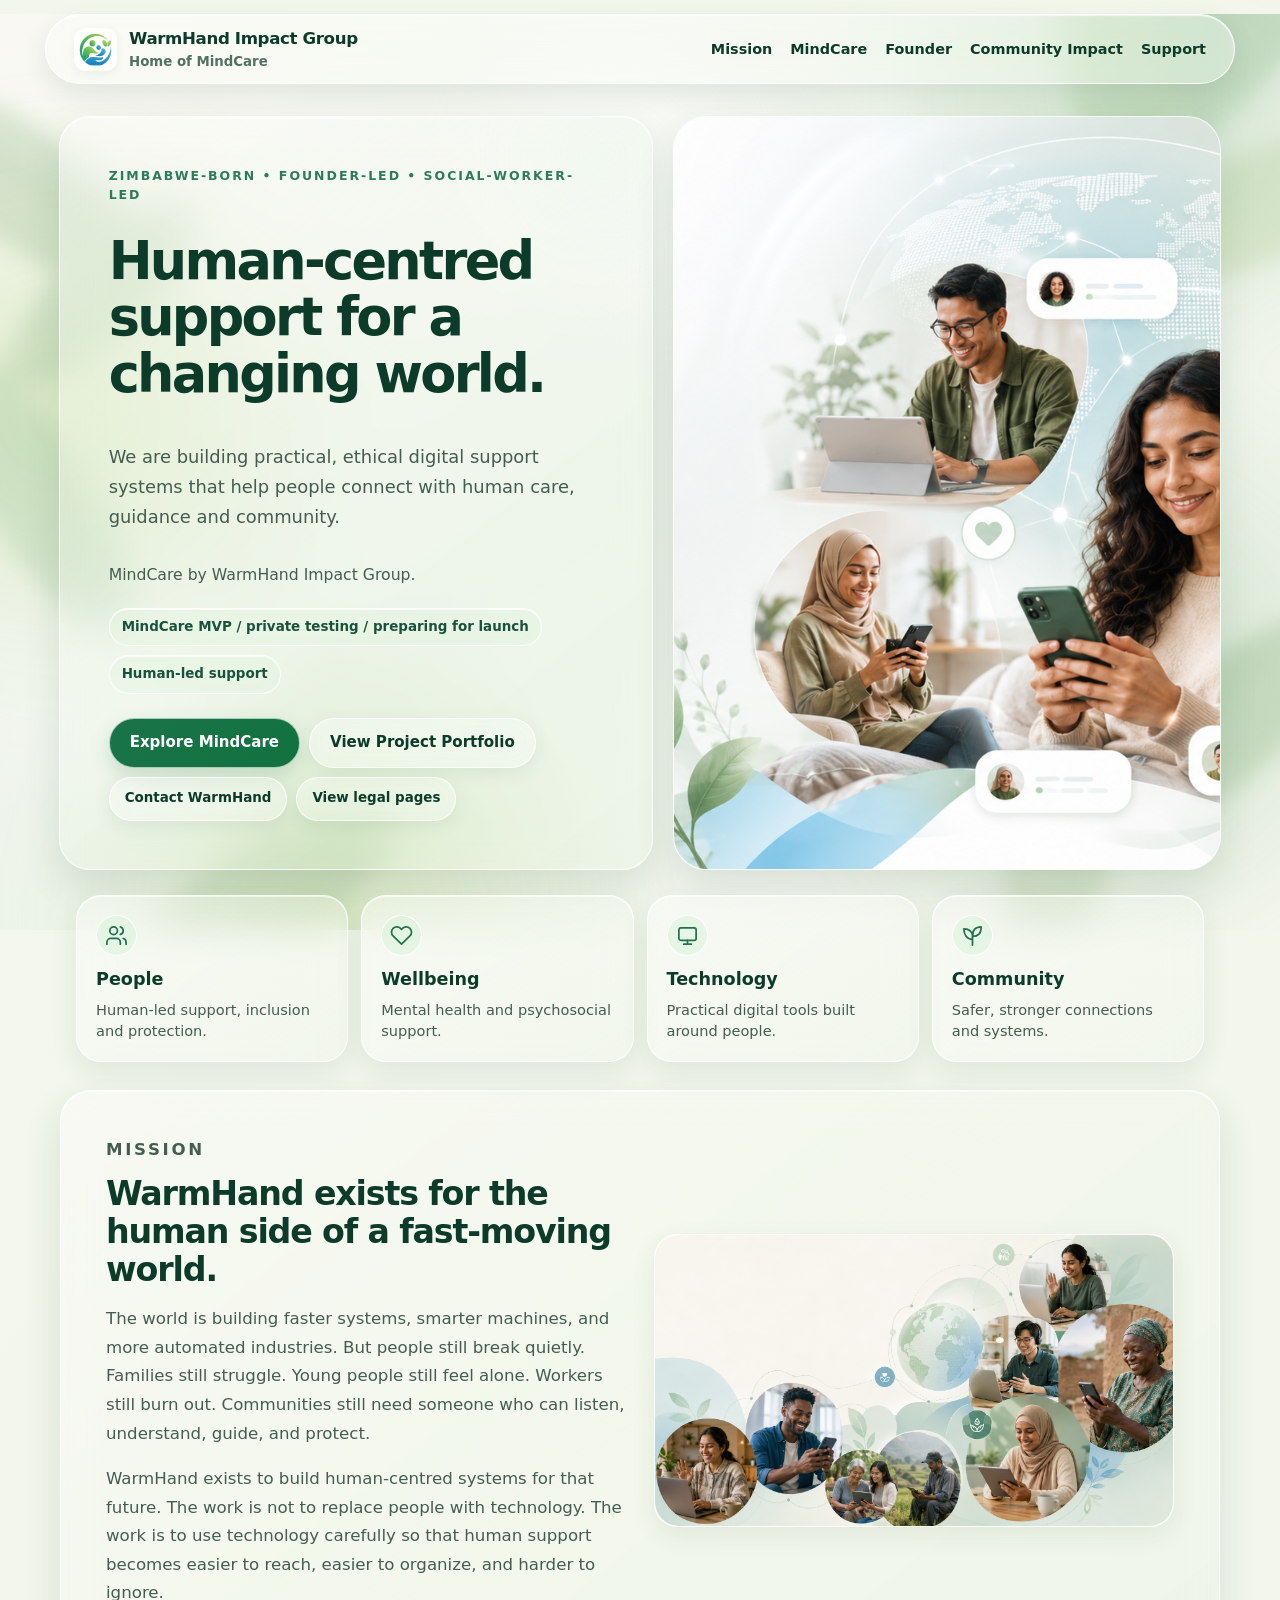
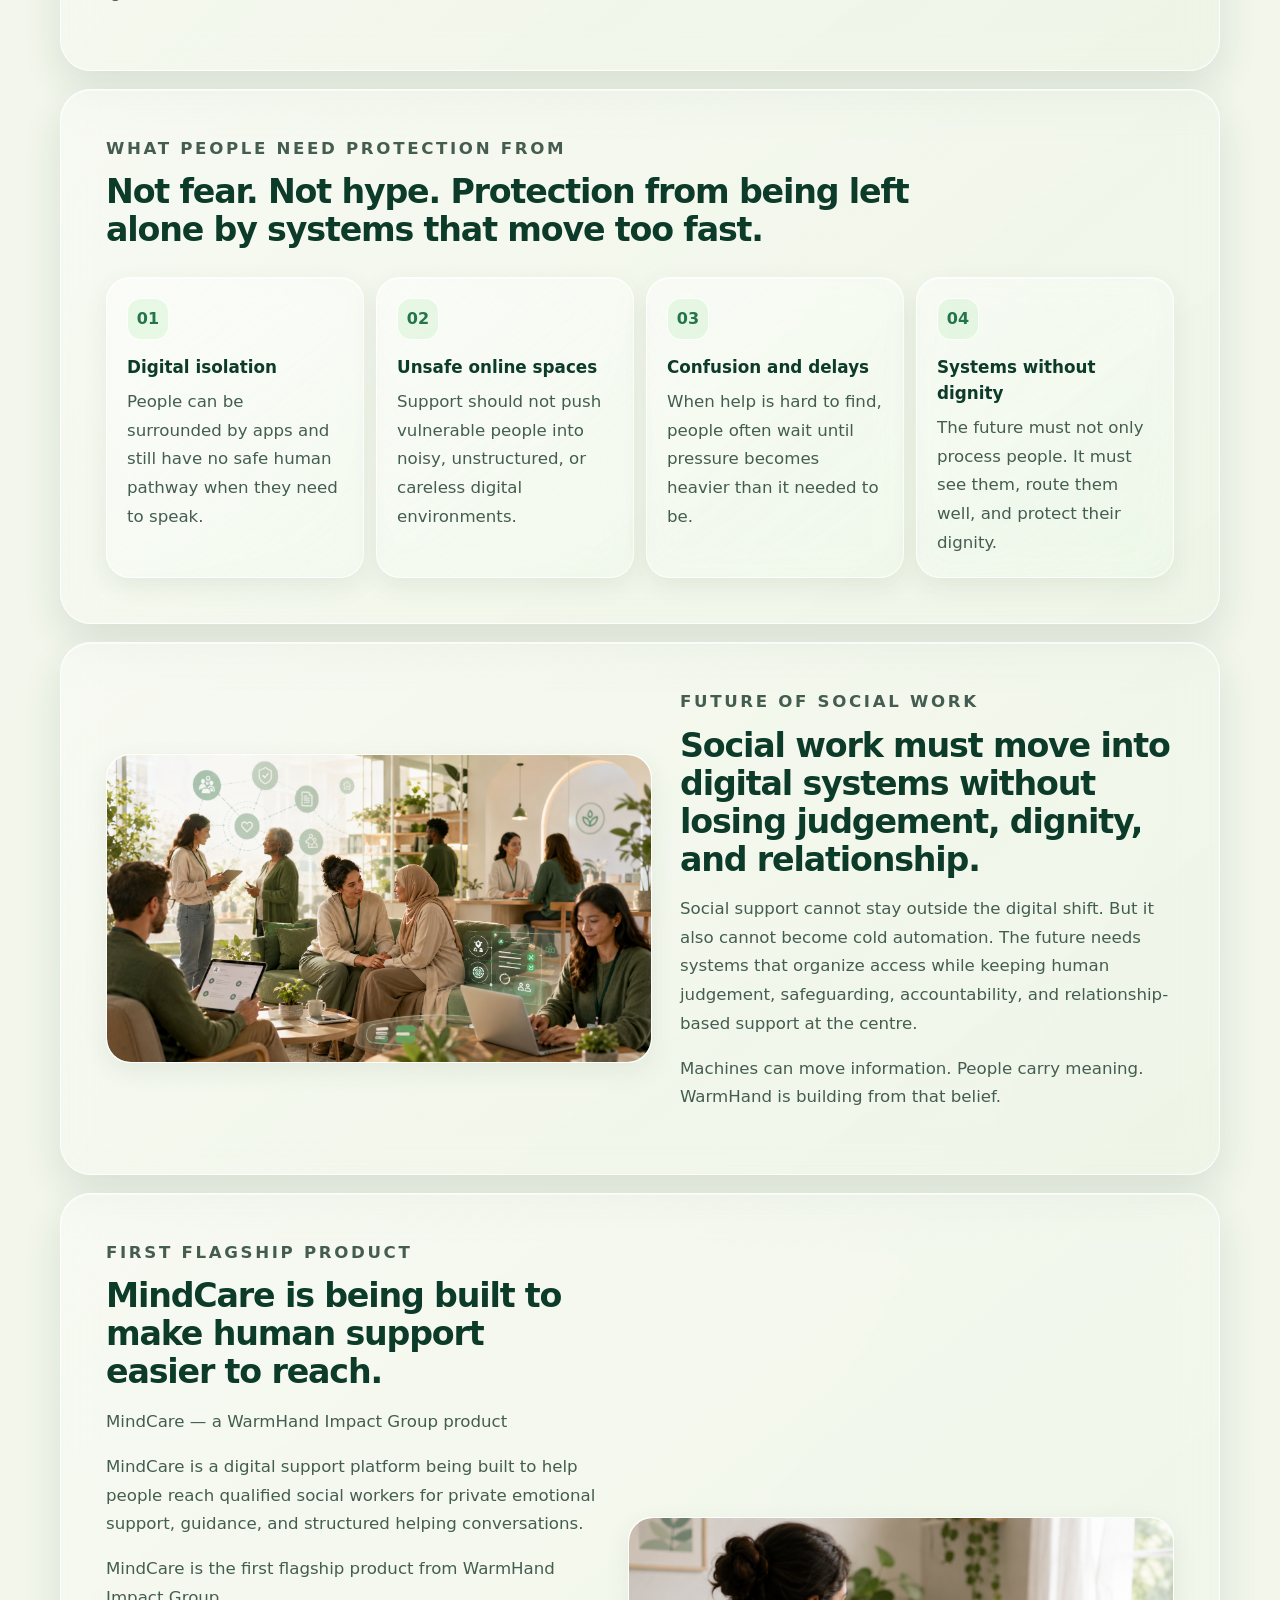
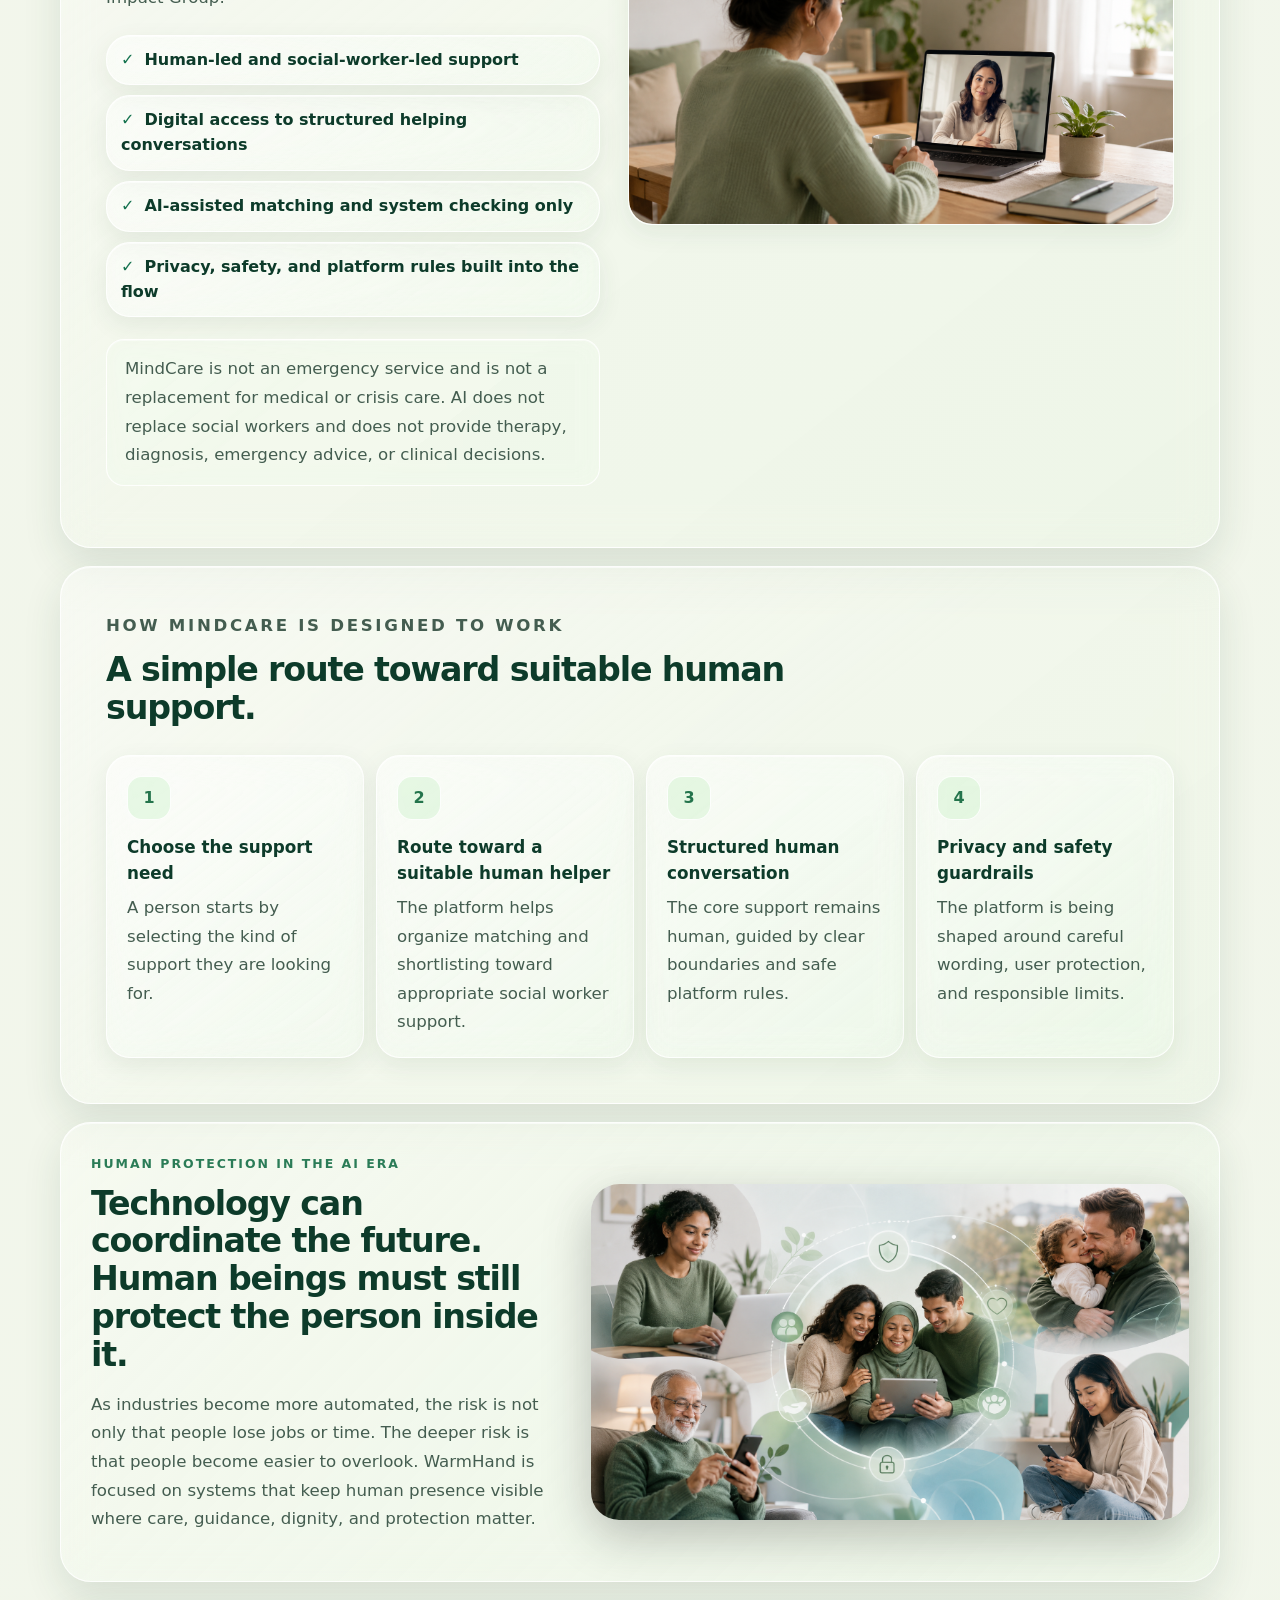
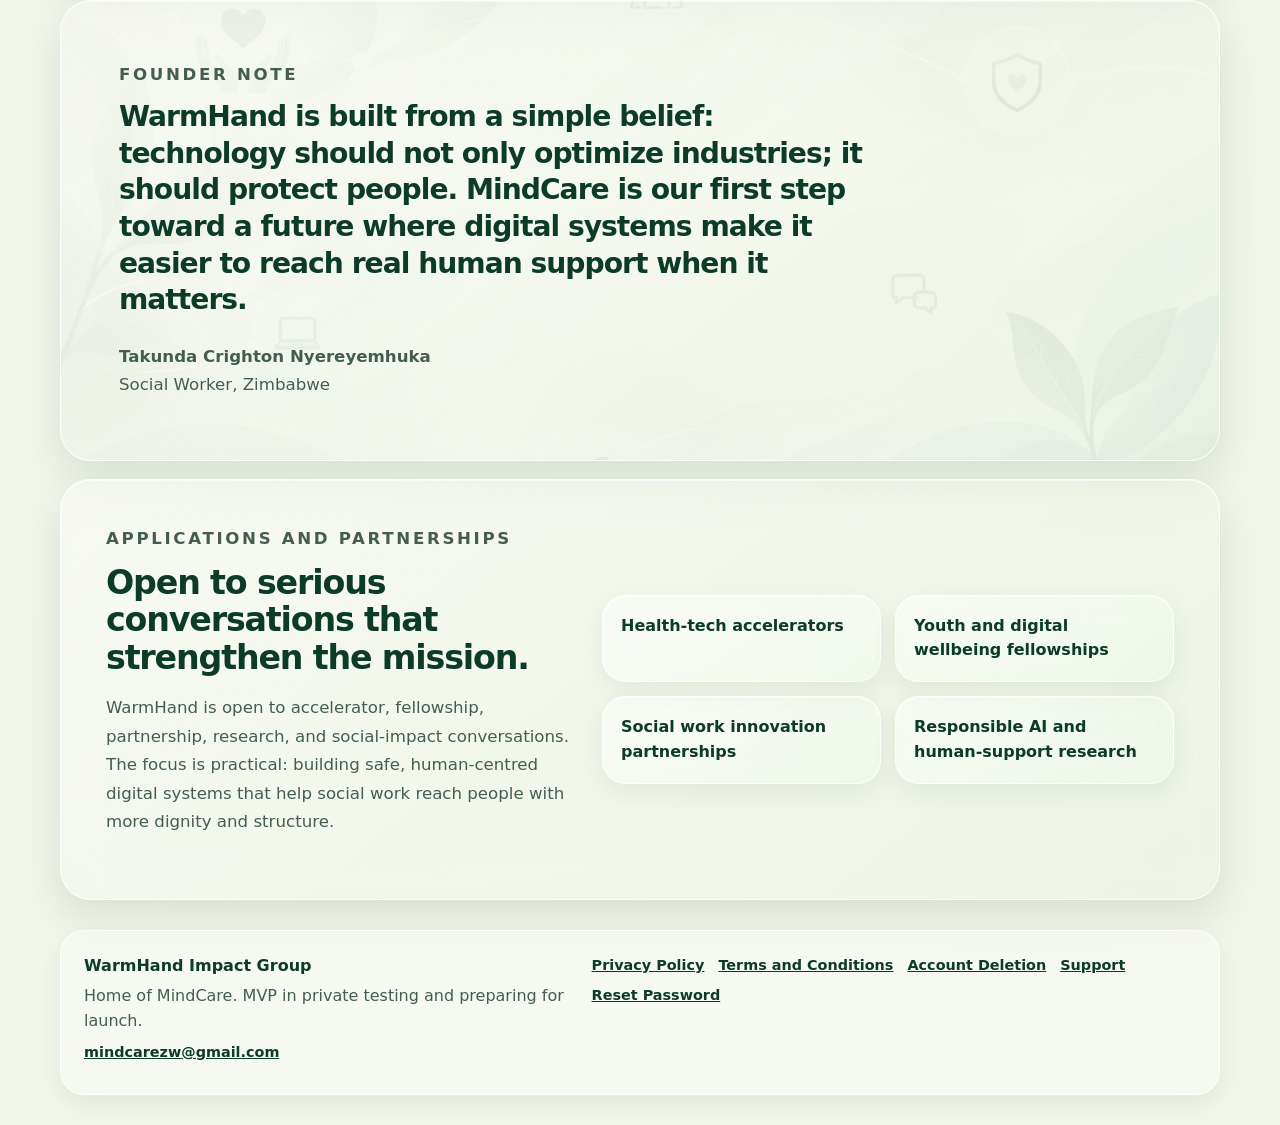
<file: index.html>
<!doctype html>
<html lang="en">
<head>
  <meta charset="utf-8">
  <meta name="viewport" content="width=device-width, initial-scale=1">
  <meta name="description" content="WarmHand Impact Group is the mission brand and home of MindCare, its first flagship digital support product. MindCare is an MVP in private testing and preparing for launch.">
  <title>WarmHand Impact Group | Home of MindCare</title>
  <link rel="stylesheet" href="assets/styles.css"><link rel="stylesheet" href="assets/editorial-layout.css"><link rel="stylesheet" href="assets/glass-effects.css">
  <link rel="stylesheet" href="assets/glass-theme.css">
  <meta name="theme-color" content="#063f2f">
  <link rel="stylesheet" href="assets/glass-clarity.css?v=3">
  <link rel="stylesheet" href="assets/ivory-glass.css?v=1">
</head>
<body class="home-page">
  <a class="skip-link" href="#main">Skip to content</a>
  <header class="site-header">
    <nav class="nav-shell" aria-label="Primary navigation">
      <a class="brand" href="index.html" aria-label="WarmHand Impact Group home">
        <img class="brand-logo" src="assets/images/warmhand-logo-mark.png" alt="WarmHand Impact Group logo" />
        <span>
          <strong>WarmHand Impact Group</strong>
          <small>Home of MindCare</small>
        </span>
      </a>
      <div class="nav-links">
        <a href="#mission">Mission</a>
        <a href="#mindcare">MindCare</a>
        <a href="#founder">Founder</a>
        <a href="community-impact.html">Community Impact</a>
        <a href="support.html">Support</a>
      </div>
      <details class="mobile-nav"><summary>Menu ☰</summary><div class="mobile-nav-links"><a href="#mission">Mission</a><a href="#mindcare">MindCare</a><a href="#founder">Founder</a><a href="community-impact.html">Portfolio</a><a href="support.html">Support</a></div></details>
    </nav>
  </header>

  <main id="main">
    <section class="hero-section">
      <div class="hero-copy">
        <p class="eyebrow">Zimbabwe-born &bull; founder-led &bull; social-worker-led</p>
        <h1>Human-centred support for a changing world.</h1>
        <p class="hero-lead">We are building practical, ethical digital support systems that help people connect with human care, guidance and community.</p>
        <p class="brand-product-line">MindCare by WarmHand Impact Group.</p>
        <div class="badge-row">
          <span class="status-badge">MindCare MVP / private testing / preparing for launch</span>
          <span class="soft-badge">Human-led support</span>
        </div>
        <div class="cta-row">
          <a class="button primary" href="#mindcare">Explore MindCare</a>
          <a class="button secondary" href="community-impact.html">View Project Portfolio</a>
          <a class="button secondary" href="mailto:mindcarezw@gmail.com">Contact WarmHand</a>
          <a class="button ghost" href="#legal">View legal pages</a>
        </div>
      </div>
      <div class="hero-visual" aria-label="People using digital support tools">
        <img src="assets/images/hero-human-systems.png" alt="Diverse people connecting through digital support systems">
      </div>
    </section>


    <section class="focus-strip" aria-label="WarmHand focus areas">
      <article class="focus-tile"><span class="focus-symbol"><svg viewBox="0 0 24 24" width="23" height="23" fill="none" stroke="currentColor" stroke-width="1.8" stroke-linecap="round" stroke-linejoin="round" aria-hidden="true"><path d="M16 21v-2a4 4 0 0 0-4-4H6a4 4 0 0 0-4 4v2"/><circle cx="9" cy="7" r="4"/><path d="M22 21v-2a4 4 0 0 0-3-3.87M16 3.13a4 4 0 0 1 0 7.75"/></svg></span><h3>People</h3><p>Human-led support, inclusion and protection.</p></article>
      <article class="focus-tile"><span class="focus-symbol"><svg viewBox="0 0 24 24" width="23" height="23" fill="none" stroke="currentColor" stroke-width="1.8" stroke-linecap="round" stroke-linejoin="round" aria-hidden="true"><path d="M20.8 4.6a5.5 5.5 0 0 0-7.8 0l-1 1-1-1a5.5 5.5 0 0 0-7.8 7.8L12 21l8.8-8.6a5.5 5.5 0 0 0 0-7.8z"/></svg></span><h3>Wellbeing</h3><p>Mental health and psychosocial support.</p></article>
      <article class="focus-tile"><span class="focus-symbol"><svg viewBox="0 0 24 24" width="23" height="23" fill="none" stroke="currentColor" stroke-width="1.8" stroke-linecap="round" stroke-linejoin="round" aria-hidden="true"><rect x="3" y="4" width="18" height="13" rx="2"/><path d="M8 21h8M12 17v4"/></svg></span><h3>Technology</h3><p>Practical digital tools built around people.</p></article>
      <article class="focus-tile"><span class="focus-symbol"><svg viewBox="0 0 24 24" width="23" height="23" fill="none" stroke="currentColor" stroke-width="1.8" stroke-linecap="round" stroke-linejoin="round" aria-hidden="true"><path d="M12 22v-10M12 16c-6 0-9-5-9-11 6 0 9 3 9 8M12 13c0-7 3-10 9-10 0 7-3 10-9 10"/></svg></span><h3>Community</h3><p>Safer, stronger connections and systems.</p></article>
    </section>

    <section id="mission" class="section split-section">
      <div>
        <p class="eyebrow">Mission</p>
        <h2>WarmHand exists for the human side of a fast-moving world.</h2>
        <p>The world is building faster systems, smarter machines, and more automated industries. But people still break quietly. Families still struggle. Young people still feel alone. Workers still burn out. Communities still need someone who can listen, understand, guide, and protect.</p>
        <p>WarmHand exists to build human-centred systems for that future. The work is not to replace people with technology. The work is to use technology carefully so that human support becomes easier to reach, easier to organize, and harder to ignore.</p>
      </div>
      <div class="image-card">
        <img src="assets/images/global-support-network.png" alt="Global digital support network connecting people in everyday settings">
      </div>
    </section>

    <section class="section card-grid-section">
      <div class="section-heading">
        <p class="eyebrow">What people need protection from</p>
        <h2>Not fear. Not hype. Protection from being left alone by systems that move too fast.</h2>
      </div>
      <div class="cards four">
        <article class="info-card"><span>01</span><h3>Digital isolation</h3><p>People can be surrounded by apps and still have no safe human pathway when they need to speak.</p></article>
        <article class="info-card"><span>02</span><h3>Unsafe online spaces</h3><p>Support should not push vulnerable people into noisy, unstructured, or careless digital environments.</p></article>
        <article class="info-card"><span>03</span><h3>Confusion and delays</h3><p>When help is hard to find, people often wait until pressure becomes heavier than it needed to be.</p></article>
        <article class="info-card"><span>04</span><h3>Systems without dignity</h3><p>The future must not only process people. It must see them, route them well, and protect their dignity.</p></article>
      </div>
    </section>

    <section class="section split-section reverse">
      <div class="image-card tall">
        <img src="assets/images/future-social-work.png" alt="Future social work supported by digital systems and human judgement">
      </div>
      <div>
        <p class="eyebrow">Future of social work</p>
        <h2>Social work must move into digital systems without losing judgement, dignity, and relationship.</h2>
        <p>Social support cannot stay outside the digital shift. But it also cannot become cold automation. The future needs systems that organize access while keeping human judgement, safeguarding, accountability, and relationship-based support at the centre.</p>
        <p>Machines can move information. People carry meaning. WarmHand is building from that belief.</p>
      </div>
    </section>

    <section id="mindcare" class="section product-spotlight">
      <div class="spotlight-copy">
        <p class="eyebrow">First flagship product</p>
        <h2>MindCare is being built to make human support easier to reach.</h2>
        <p class="product-line">MindCare — a WarmHand Impact Group product</p>
        <p>MindCare is a digital support platform being built to help people reach qualified social workers for private emotional support, guidance, and structured helping conversations.</p>
        <p class="brand-explainer">MindCare is the first flagship product from WarmHand Impact Group.</p>
        <ul class="check-list">
          <li>Human-led and social-worker-led support</li>
          <li>Digital access to structured helping conversations</li>
          <li>AI-assisted matching and system checking only</li>
          <li>Privacy, safety, and platform rules built into the flow</li>
        </ul>
        <p class="safe-note">MindCare is not an emergency service and is not a replacement for medical or crisis care. AI does not replace social workers and does not provide therapy, diagnosis, emergency advice, or clinical decisions.</p>
      </div>
      <div class="image-card product-image">
        <img src="assets/images/mindcare-human-support.png" alt="Adult receiving human-led online support through a laptop">
      </div>
    </section>

    <section class="section timeline-section">
      <div class="section-heading">
        <p class="eyebrow">How MindCare is designed to work</p>
        <h2>A simple route toward suitable human support.</h2>
      </div>
      <div class="steps">
        <article><strong>1</strong><h3>Choose the support need</h3><p>A person starts by selecting the kind of support they are looking for.</p></article>
        <article><strong>2</strong><h3>Route toward a suitable human helper</h3><p>The platform helps organize matching and shortlisting toward appropriate social worker support.</p></article>
        <article><strong>3</strong><h3>Structured human conversation</h3><p>The core support remains human, guided by clear boundaries and safe platform rules.</p></article>
        <article><strong>4</strong><h3>Privacy and safety guardrails</h3><p>The platform is being shaped around careful wording, user protection, and responsible limits.</p></article>
      </div>
    </section>

    <section class="section full-bleed-card">
      <div>
        <p class="eyebrow">Human protection in the AI era</p>
        <h2>Technology can coordinate the future. Human beings must still protect the person inside it.</h2>
        <p>As industries become more automated, the risk is not only that people lose jobs or time. The deeper risk is that people become easier to overlook. WarmHand is focused on systems that keep human presence visible where care, guidance, dignity, and protection matter.</p>
      </div>
      <img src="assets/images/protection-and-dignity.png" alt="Everyday people connected by safe digital support systems">
    </section>

    <section id="founder" class="section founder-note">
      <div class="founder-bg" aria-hidden="true"></div>
      <div class="founder-content">
        <p class="eyebrow">Founder note</p>
        <blockquote>WarmHand is built from a simple belief: technology should not only optimize industries; it should protect people. MindCare is our first step toward a future where digital systems make it easier to reach real human support when it matters.</blockquote>
        <p class="founder-name">Takunda Crighton Nyereyemhuka</p>
        <p class="founder-role">Social Worker, Zimbabwe</p>
      </div>
    </section>

    <section class="section partnership-section">
      <div>
        <p class="eyebrow">Applications and partnerships</p>
        <h2>Open to serious conversations that strengthen the mission.</h2>
        <p>WarmHand is open to accelerator, fellowship, partnership, research, and social-impact conversations. The focus is practical: building safe, human-centred digital systems that help social work reach people with more dignity and structure.</p>
      </div>
      <div class="partner-cards">
        <span>Health-tech accelerators</span>
        <span>Youth and digital wellbeing fellowships</span>
        <span>Social work innovation partnerships</span>
        <span>Responsible AI and human-support research</span>
      </div>
    </section>
  </main>

  <footer id="legal" class="site-footer">
    <div>
      <strong>WarmHand Impact Group</strong>
      <p>Home of MindCare. MVP in private testing and preparing for launch.</p>
      <p><a href="mailto:mindcarezw@gmail.com">mindcarezw@gmail.com</a></p>
    </div>
    <nav aria-label="Legal and support links">
      <a href="privacy.html">Privacy Policy</a>
      <a href="terms.html">Terms and Conditions</a>
      <a href="delete-account.html">Account Deletion</a>
      <a href="support.html">Support</a>
      <a href="reset-password.html">Reset Password</a>
    </nav>
  </footer>
</body>
</html>
</file>
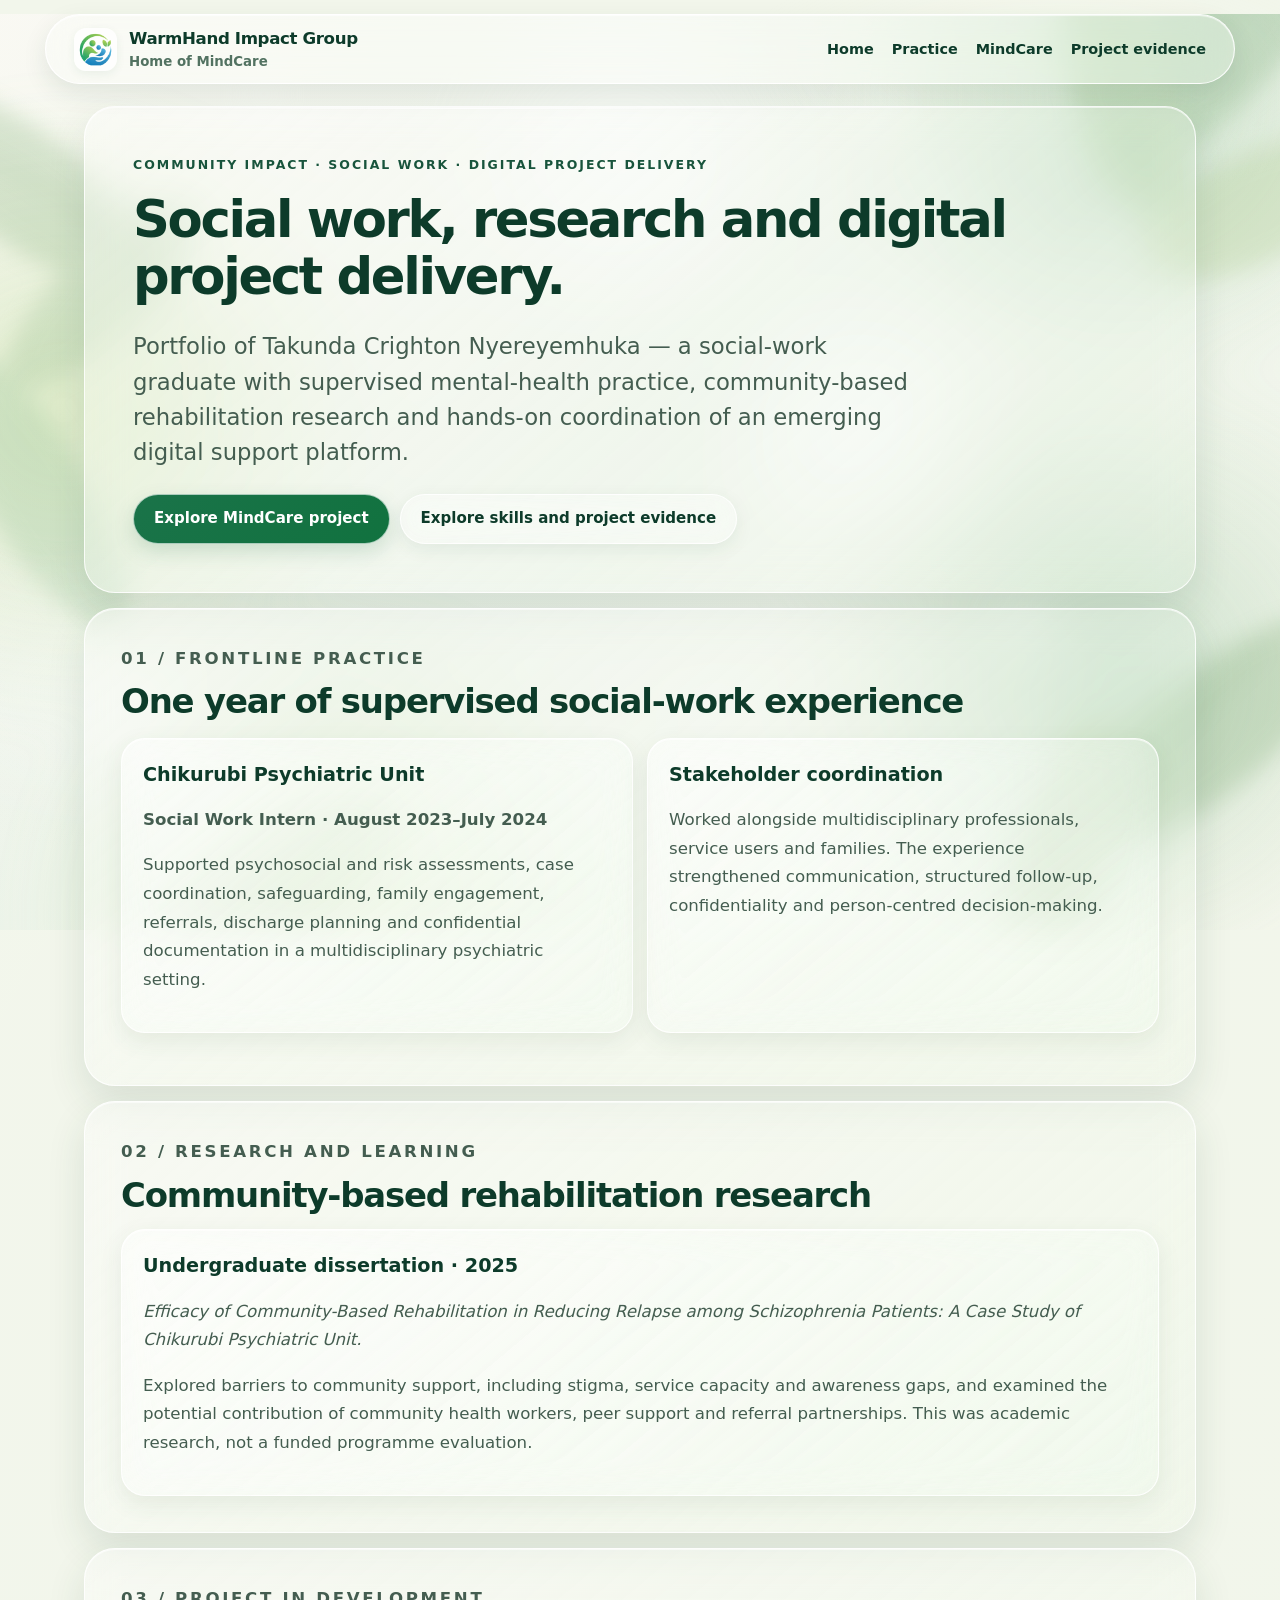
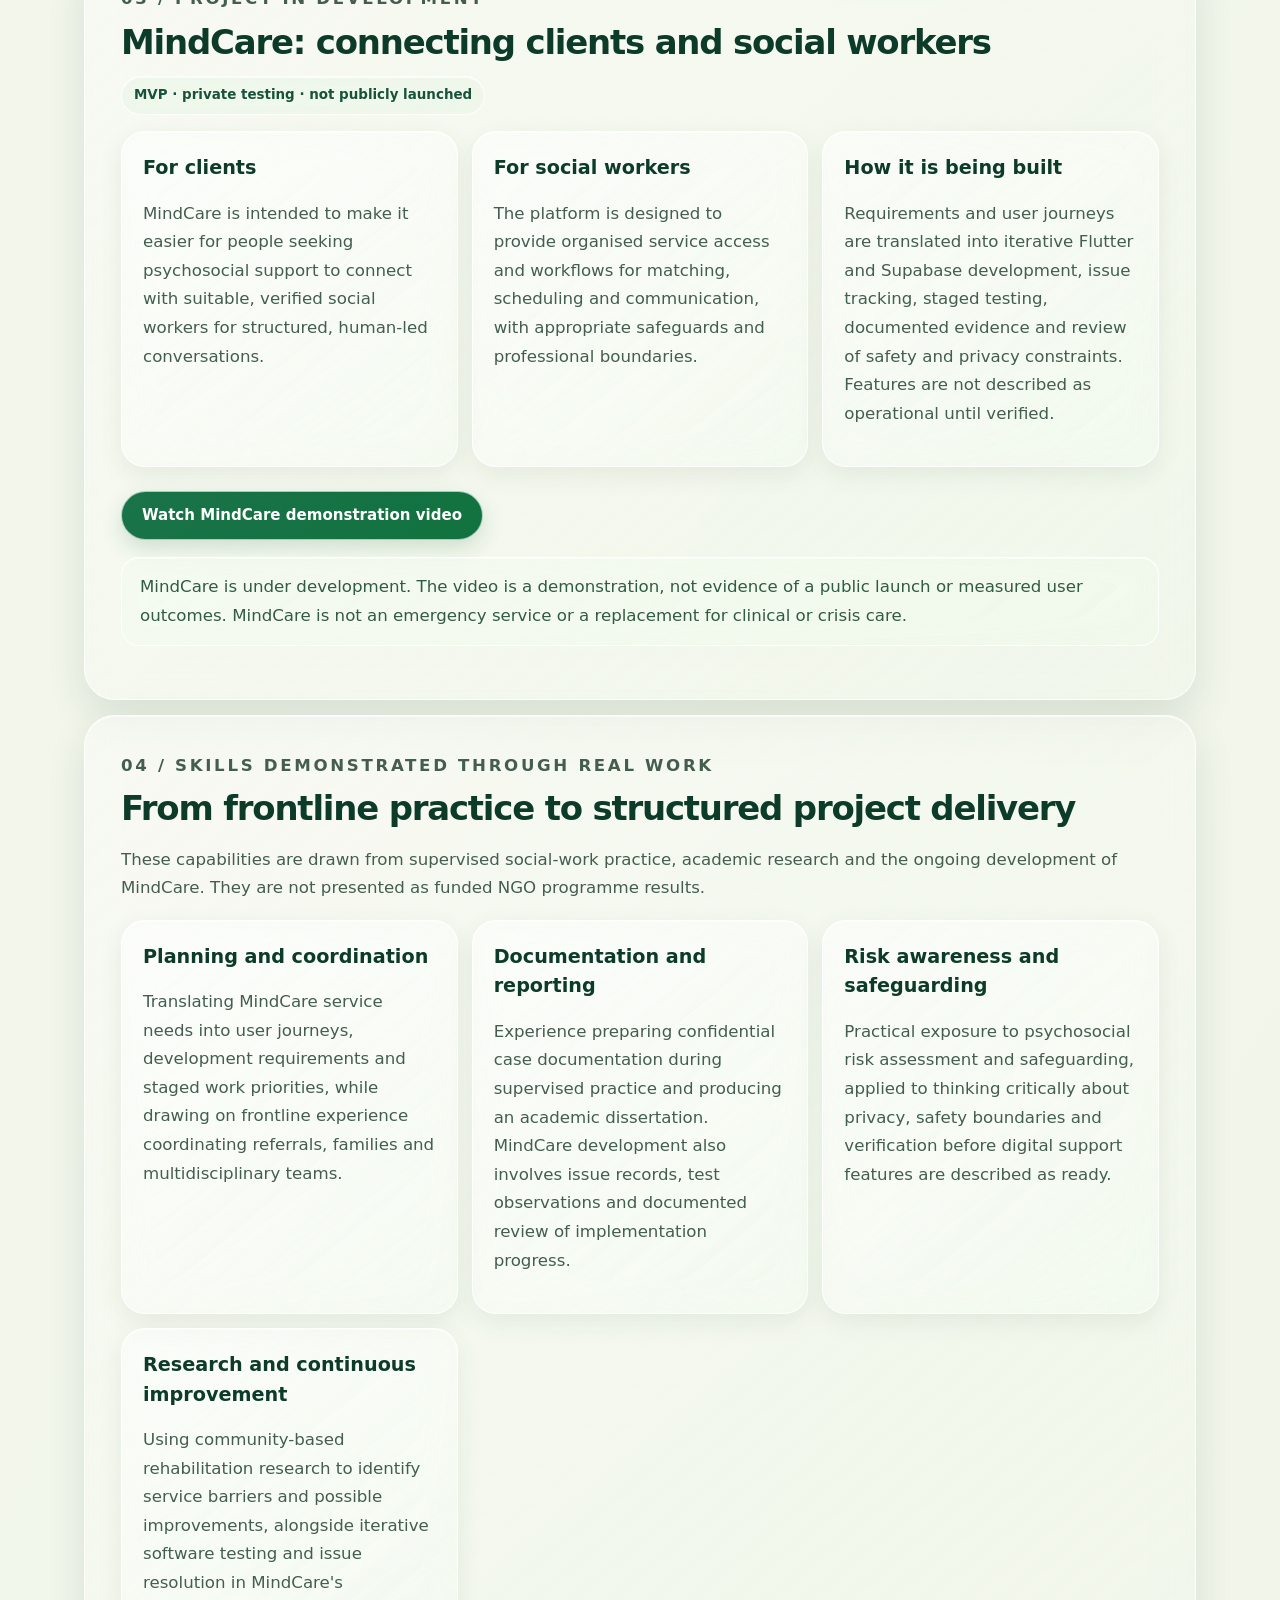
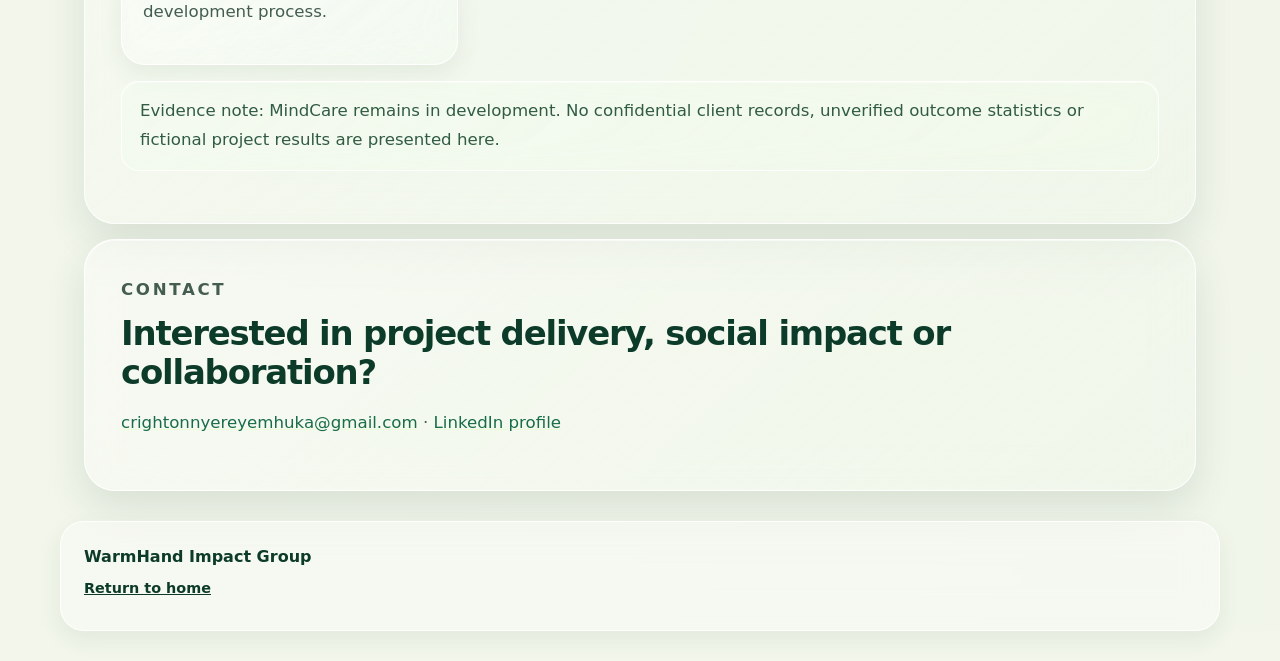
<file: community-impact.html>
<!doctype html>
<html lang="en"><head><meta charset="utf-8"><meta name="viewport" content="width=device-width, initial-scale=1"><meta name="description" content="Community impact, social work practice, research and MindCare digital project delivery portfolio."><title>Community Impact & Project Delivery | WarmHand Impact</title><link rel="stylesheet" href="assets/styles.css"><link rel="stylesheet" href="assets/editorial-layout.css"><link rel="stylesheet" href="assets/glass-effects.css"><style>
/* Portfolio extensions use the existing WarmHand design tokens and components. */
.portfolio-wrap{max-width:1180px;margin:0 auto;padding:0 22px}
.portfolio-hero{padding:74px 0 58px}
.portfolio-hero h1{max-width:950px;font-size:clamp(2.45rem,5.1vw,5.8rem);line-height:.98;letter-spacing:-.065em;color:var(--green-950);margin:16px 0 24px}
.portfolio-hero>p:not(.eyebrow){max-width:800px;font-size:clamp(1.08rem,2vw,1.42rem);color:#425a51}
.portfolio-grid{display:grid;grid-template-columns:repeat(auto-fit,minmax(260px,1fr));gap:18px;margin:24px 0}
.portfolio-panel{background:rgba(255,255,255,.82);border:1px solid var(--line);border-radius:24px;padding:24px;box-shadow:var(--soft-shadow)}
.portfolio-panel h3{margin:0 0 8px;color:var(--green-950);font-size:1.2rem}
.portfolio-panel p{color:#41574e}
.portfolio-table{width:100%;border-collapse:collapse;min-width:600px}
.portfolio-table th,.portfolio-table td{padding:14px;text-align:left;border-bottom:1px solid var(--line)}
.portfolio-table th{color:var(--green-950)}
.portfolio-scroll{overflow-x:auto}
.portfolio-progress{height:14px;background:var(--green-100);border-radius:999px;overflow:hidden;margin:18px 0}
.portfolio-progress span{display:block;width:25%;height:100%;background:var(--green-700)}
.portfolio-note{background:#fff7e9;border:1px solid #f1dfbd;border-radius:18px;padding:14px;color:#59462b}
.portfolio-wrap .section{padding-left:0;padding-right:0}
@media(max-width:620px){.portfolio-wrap{padding:0 18px}.portfolio-hero{padding:44px 0 24px}.portfolio-hero h1{font-size:2.7rem}}
@media(max-width:620px){.portfolio-table{min-width:0}.portfolio-wrap .section{overflow-wrap:anywhere}} </style>  <link rel="stylesheet" href="assets/glass-theme.css">
  <meta name="theme-color" content="#063f2f">
  <link rel="stylesheet" href="assets/glass-clarity.css?v=3">
  <link rel="stylesheet" href="assets/ivory-glass.css?v=2">
</head>
<body class="portfolio-page"><a class="skip-link" href="#main">Skip to content</a><header class="site-header"><nav class="nav-shell" aria-label="Primary navigation"><a class="brand" href="index.html"><img class="brand-logo" src="assets/images/warmhand-logo-mark.png" alt="WarmHand Impact Group logo"><span><strong>WarmHand Impact Group</strong><small>Home of MindCare</small></span></a><div class="nav-links"><a href="index.html">Home</a><a href="#practice">Practice</a><a href="#mindcare-project">MindCare</a><a href="#project-evidence">Project evidence</a></div><details class="mobile-nav"><summary>Menu ☰</summary><div class="mobile-nav-links"><a href="index.html">Home</a><a href="#practice">Practice</a><a href="#research">Research</a><a href="#mindcare-project">MindCare</a><a href="#project-evidence">Project evidence</a></div></details></nav></header>
<main id="main" class="portfolio-wrap"><section class="portfolio-hero"><div class="eyebrow" style="display:block;color:#18543c!important;opacity:1!important;text-shadow:none!important">Community impact · Social work · Digital project delivery</div><h1>Social work, research and digital project delivery.</h1><p>Portfolio of Takunda Crighton Nyereyemhuka — a social-work graduate with supervised mental-health practice, community-based rehabilitation research and hands-on coordination of an emerging digital support platform.</p><div class="cta-row"><a class="button primary" href="#mindcare-project">Explore MindCare project</a><a class="button secondary" href="#project-evidence">Explore skills and project evidence</a></div></section>
<section class="section" id="practice"><p class="eyebrow">01 / Frontline practice</p><h2>One year of supervised social-work experience</h2><div class="portfolio-grid"><article class="portfolio-panel"><h3>Chikurubi Psychiatric Unit</h3><p><strong>Social Work Intern · August 2023–July 2024</strong></p><p>Supported psychosocial and risk assessments, case coordination, safeguarding, family engagement, referrals, discharge planning and confidential documentation in a multidisciplinary psychiatric setting.</p></article><article class="portfolio-panel"><h3>Stakeholder coordination</h3><p>Worked alongside multidisciplinary professionals, service users and families. The experience strengthened communication, structured follow-up, confidentiality and person-centred decision-making.</p></article></div></section>
<section class="section" id="research"><p class="eyebrow">02 / Research and learning</p><h2>Community-based rehabilitation research</h2><div class="portfolio-panel"><h3>Undergraduate dissertation · 2025</h3><p><em>Efficacy of Community-Based Rehabilitation in Reducing Relapse among Schizophrenia Patients: A Case Study of Chikurubi Psychiatric Unit.</em></p><p>Explored barriers to community support, including stigma, service capacity and awareness gaps, and examined the potential contribution of community health workers, peer support and referral partnerships. This was academic research, not a funded programme evaluation.</p></div></section>
<section class="section" id="mindcare-project"><p class="eyebrow">03 / Project in development</p><h2>MindCare: connecting clients and social workers</h2><span class="soft-badge">MVP · private testing · not publicly launched</span><div class="portfolio-grid"><article class="portfolio-panel"><h3>For clients</h3><p>MindCare is intended to make it easier for people seeking psychosocial support to connect with suitable, verified social workers for structured, human-led conversations.</p></article><article class="portfolio-panel"><h3>For social workers</h3><p>The platform is designed to provide organised service access and workflows for matching, scheduling and communication, with appropriate safeguards and professional boundaries.</p></article><article class="portfolio-panel"><h3>How it is being built</h3><p>Requirements and user journeys are translated into iterative Flutter and Supabase development, issue tracking, staged testing, documented evidence and review of safety and privacy constraints. Features are not described as operational until verified.</p></article></div><div class="cta-row"><a class="button primary" href="https://drive.google.com/file/d/1wieBa8pAQVCVMaeplPuVgaQwXZJIUbIg/view?usp=drivesdk" target="_blank" rel="noopener noreferrer">Watch MindCare demonstration video</a></div><p class="portfolio-note">MindCare is under development. The video is a demonstration, not evidence of a public launch or measured user outcomes. MindCare is not an emergency service or a replacement for clinical or crisis care.</p></section>
<section class="section" id="project-evidence"><p class="eyebrow">04 / Skills demonstrated through real work</p><h2>From frontline practice to structured project delivery</h2><p>These capabilities are drawn from supervised social-work practice, academic research and the ongoing development of MindCare. They are not presented as funded NGO programme results.</p><div class="portfolio-grid"><article class="portfolio-panel"><h3>Planning and coordination</h3><p>Translating MindCare service needs into user journeys, development requirements and staged work priorities, while drawing on frontline experience coordinating referrals, families and multidisciplinary teams.</p></article><article class="portfolio-panel"><h3>Documentation and reporting</h3><p>Experience preparing confidential case documentation during supervised practice and producing an academic dissertation. MindCare development also involves issue records, test observations and documented review of implementation progress.</p></article><article class="portfolio-panel"><h3>Risk awareness and safeguarding</h3><p>Practical exposure to psychosocial risk assessment and safeguarding, applied to thinking critically about privacy, safety boundaries and verification before digital support features are described as ready.</p></article><article class="portfolio-panel"><h3>Research and continuous improvement</h3><p>Using community-based rehabilitation research to identify service barriers and possible improvements, alongside iterative software testing and issue resolution in MindCare's development process.</p></article></div><p class="portfolio-note">Evidence note: MindCare remains in development. No confidential client records, unverified outcome statistics or fictional project results are presented here.</p></section>
<section class="section" id="contact"><p class="eyebrow">Contact</p><h2>Interested in project delivery, social impact or collaboration?</h2><p><a href="mailto:crightonnyereyemhuka@gmail.com">crightonnyereyemhuka@gmail.com</a> · <a href="https://www.linkedin.com/in/crighton-nyereyemhuka-972250385" target="_blank" rel="noopener noreferrer">LinkedIn profile</a></p></section></main><footer class="site-footer"><div><strong>WarmHand Impact Group</strong><p><a href="index.html">Return to home</a></p></div></footer></body></html>
</file>
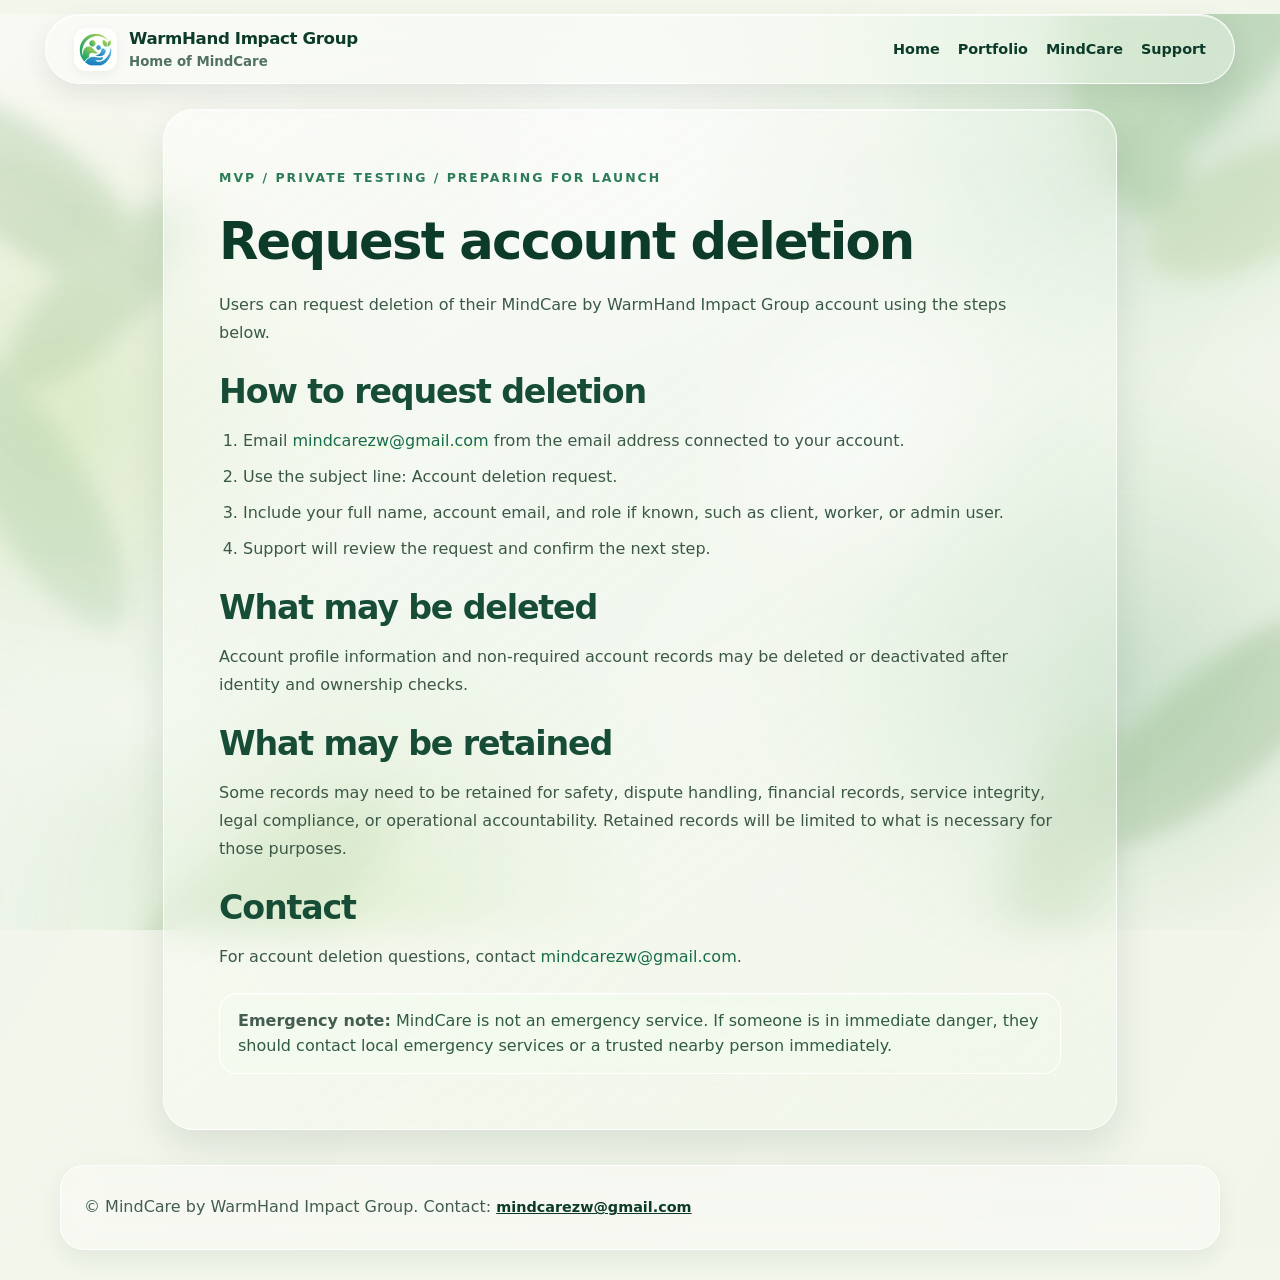
<file: delete-account.html>
﻿<!doctype html>
<html lang="en">
<head>
  <meta charset="utf-8">
  <meta name="viewport" content="width=device-width, initial-scale=1">
  <title>WarmHand Impact Group | MindCare</title>
  <meta name="description" content="Account deletion instructions for MindCare by WarmHand Impact Group.">
  <link rel="stylesheet" href="assets/styles.css">
  <link rel="stylesheet" href="assets/editorial-layout.css">
  <link rel="stylesheet" href="assets/glass-theme.css">
  <meta name="theme-color" content="#063f2f">
  <link rel="stylesheet" href="assets/glass-clarity.css?v=3">
  <link rel="stylesheet" href="assets/ivory-glass.css?v=1">
</head>
<body class="info-page">
  <header class="site-header">
    <nav class="nav-shell" aria-label="Primary navigation">
      <a class="brand" href="index.html" aria-label="WarmHand Impact Group home">
        <img class="brand-logo" src="assets/images/warmhand-logo-mark.png" alt="WarmHand Impact Group logo">
        <span><strong>WarmHand Impact Group</strong><small>Home of MindCare</small></span>
      </a>
      <div class="nav-links">
        <a href="index.html">Home</a>
        <a href="community-impact.html">Portfolio</a>
        <a href="index.html#mindcare">MindCare</a>
        <a href="support.html">Support</a>
      </div>
      <details class="mobile-nav">
        <summary aria-label="Open navigation menu">Menu ☰</summary>
        <div class="mobile-nav-links">
          <a href="index.html">Home</a>
          <a href="community-impact.html">Portfolio</a>
          <a href="index.html#mindcare">MindCare</a>
          <a href="support.html">Support</a>
          <a href="privacy.html">Privacy</a>
        </div>
      </details>
    </nav>
  </header>

  <main class="section content-main">
    <div class="container card content-card">
      <span class="eyebrow">MVP / private testing / preparing for launch</span>
      <h1>Request account deletion</h1>
      <p class="lead">Users can request deletion of their MindCare by WarmHand Impact Group account using the steps below.</p>

      <h2>How to request deletion</h2>
      <ol class="list-clean">
        <li>Email <a href="mailto:mindcarezw@gmail.com">mindcarezw@gmail.com</a> from the email address connected to your account.</li>
        <li>Use the subject line: Account deletion request.</li>
        <li>Include your full name, account email, and role if known, such as client, worker, or admin user.</li>
        <li>Support will review the request and confirm the next step.</li>
      </ol>

      <h2>What may be deleted</h2>
      <p>Account profile information and non-required account records may be deleted or deactivated after identity and ownership checks.</p>

      <h2>What may be retained</h2>
      <p>Some records may need to be retained for safety, dispute handling, financial records, service integrity, legal compliance, or operational accountability. Retained records will be limited to what is necessary for those purposes.</p>

      <h2>Contact</h2>
      <p>For account deletion questions, contact <a href="mailto:mindcarezw@gmail.com">mindcarezw@gmail.com</a>.</p>

      <div class="notice">
        <strong>Emergency note:</strong> MindCare is not an emergency service. If someone is in immediate danger, they should contact local emergency services or a trusted nearby person immediately.
      </div>
    </div>
  </main>

  <footer class="site-footer">
    <div class="container small">
      <p>&copy; MindCare by WarmHand Impact Group. Contact: <a href="mailto:mindcarezw@gmail.com">mindcarezw@gmail.com</a></p>
    </div>
  </footer>
</body>
</html>
</file>
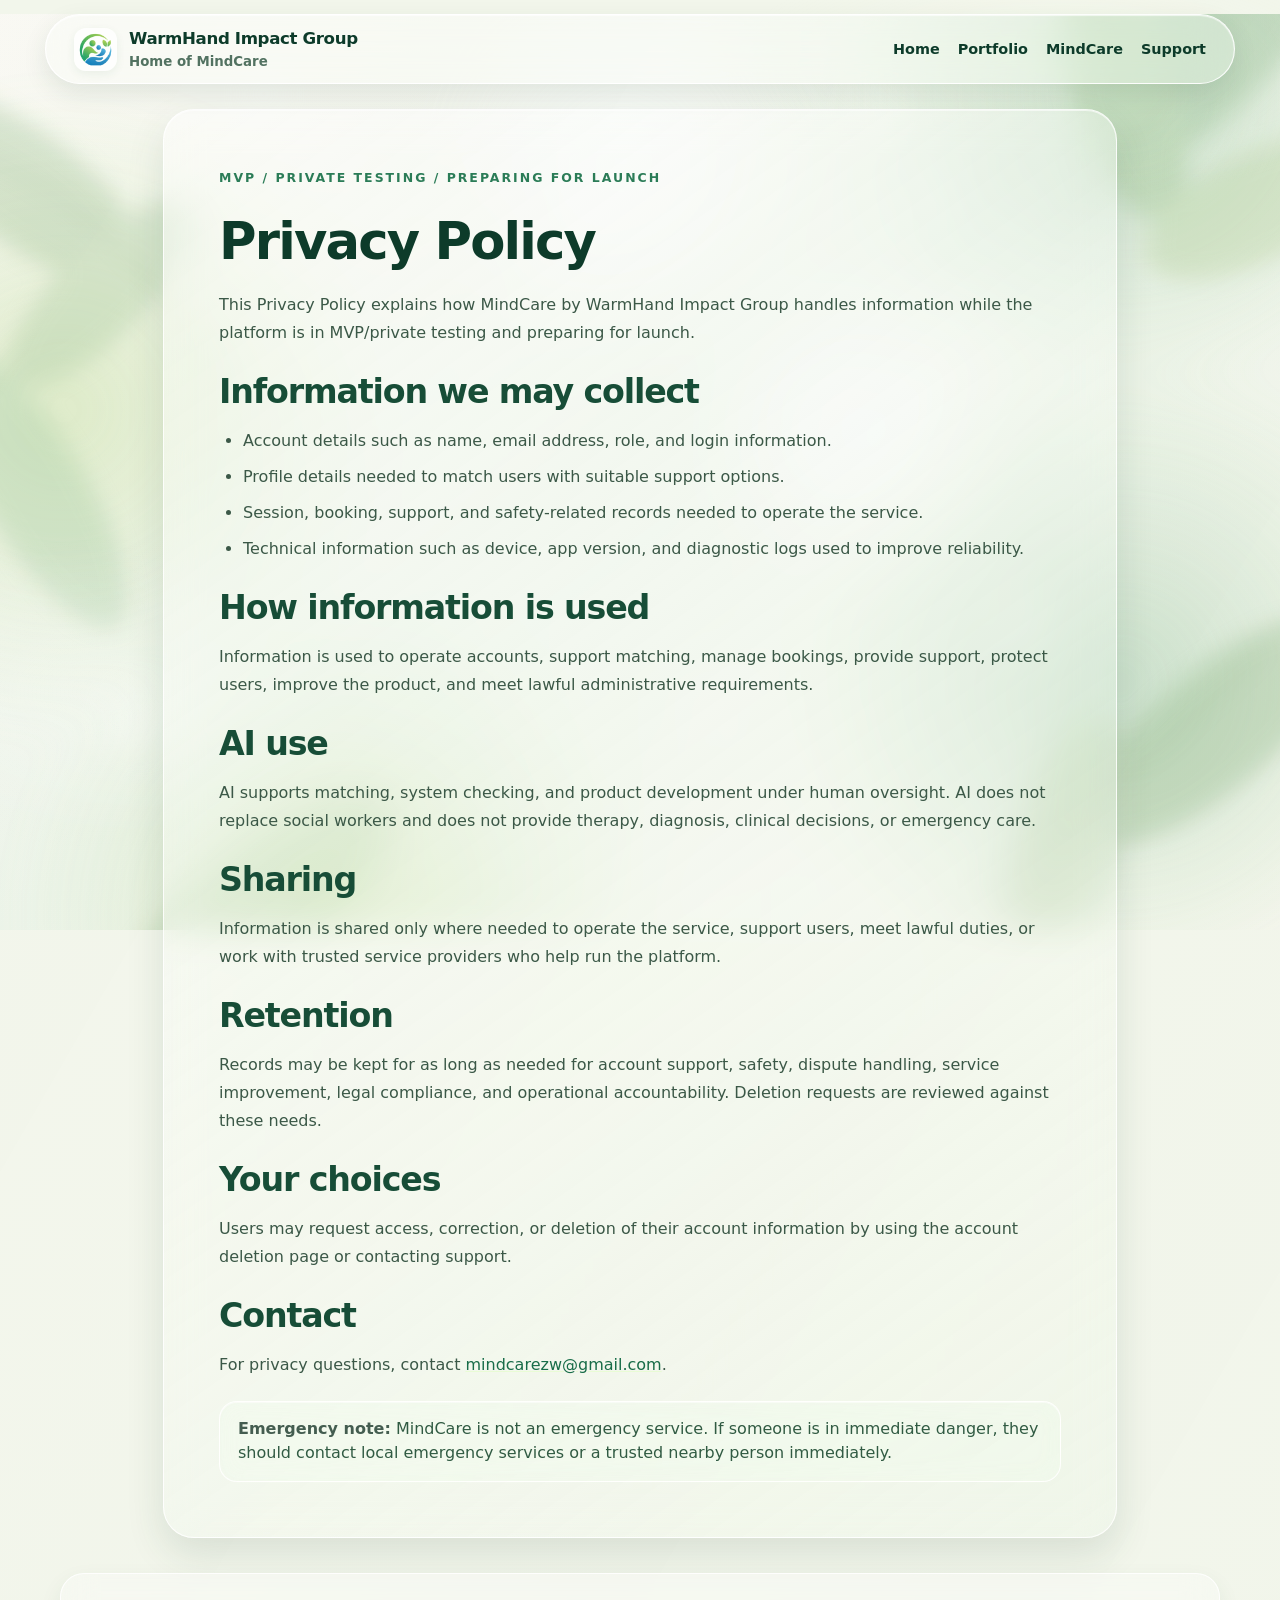
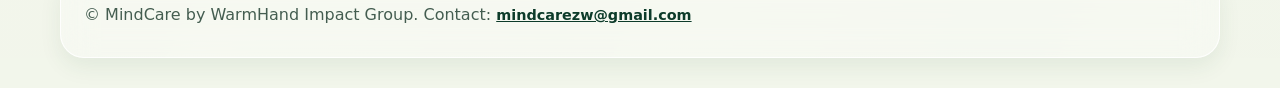
<file: privacy.html>
﻿<!doctype html>
<html lang="en">
<head>
  <meta charset="utf-8">
  <meta name="viewport" content="width=device-width, initial-scale=1">
  <title>WarmHand Impact Group | MindCare</title>
  <meta name="description" content="Privacy Policy for MindCare by WarmHand Impact Group.">
  <link rel="stylesheet" href="assets/styles.css">
  <link rel="stylesheet" href="assets/editorial-layout.css">
  <link rel="stylesheet" href="assets/glass-theme.css">
  <meta name="theme-color" content="#063f2f">
  <link rel="stylesheet" href="assets/glass-clarity.css?v=3">
  <link rel="stylesheet" href="assets/ivory-glass.css?v=1">
</head>
<body class="info-page">
  <header class="site-header">
    <nav class="nav-shell" aria-label="Primary navigation">
      <a class="brand" href="index.html" aria-label="WarmHand Impact Group home">
        <img class="brand-logo" src="assets/images/warmhand-logo-mark.png" alt="WarmHand Impact Group logo">
        <span><strong>WarmHand Impact Group</strong><small>Home of MindCare</small></span>
      </a>
      <div class="nav-links">
        <a href="index.html">Home</a>
        <a href="community-impact.html">Portfolio</a>
        <a href="index.html#mindcare">MindCare</a>
        <a href="support.html">Support</a>
      </div>
      <details class="mobile-nav">
        <summary aria-label="Open navigation menu">Menu ☰</summary>
        <div class="mobile-nav-links">
          <a href="index.html">Home</a>
          <a href="community-impact.html">Portfolio</a>
          <a href="index.html#mindcare">MindCare</a>
          <a href="support.html">Support</a>
          <a href="privacy.html">Privacy</a>
        </div>
      </details>
    </nav>
  </header>

  <main class="section content-main">
    <div class="container card content-card">
      <span class="eyebrow">MVP / private testing / preparing for launch</span>
      <h1>Privacy Policy</h1>
      <p class="lead">This Privacy Policy explains how MindCare by WarmHand Impact Group handles information while the platform is in MVP/private testing and preparing for launch.</p>

      <h2>Information we may collect</h2>
      <ul class="list-clean">
        <li>Account details such as name, email address, role, and login information.</li>
        <li>Profile details needed to match users with suitable support options.</li>
        <li>Session, booking, support, and safety-related records needed to operate the service.</li>
        <li>Technical information such as device, app version, and diagnostic logs used to improve reliability.</li>
      </ul>

      <h2>How information is used</h2>
      <p>Information is used to operate accounts, support matching, manage bookings, provide support, protect users, improve the product, and meet lawful administrative requirements.</p>

      <h2>AI use</h2>
      <p>AI supports matching, system checking, and product development under human oversight. AI does not replace social workers and does not provide therapy, diagnosis, clinical decisions, or emergency care.</p>

      <h2>Sharing</h2>
      <p>Information is shared only where needed to operate the service, support users, meet lawful duties, or work with trusted service providers who help run the platform.</p>

      <h2>Retention</h2>
      <p>Records may be kept for as long as needed for account support, safety, dispute handling, service improvement, legal compliance, and operational accountability. Deletion requests are reviewed against these needs.</p>

      <h2>Your choices</h2>
      <p>Users may request access, correction, or deletion of their account information by using the account deletion page or contacting support.</p>

      <h2>Contact</h2>
      <p>For privacy questions, contact <a href="mailto:mindcarezw@gmail.com">mindcarezw@gmail.com</a>.</p>

      <div class="notice">
        <strong>Emergency note:</strong> MindCare is not an emergency service. If someone is in immediate danger, they should contact local emergency services or a trusted nearby person immediately.
      </div>
    </div>
  </main>

  <footer class="site-footer">
    <div class="container small">
      <p>&copy; MindCare by WarmHand Impact Group. Contact: <a href="mailto:mindcarezw@gmail.com">mindcarezw@gmail.com</a></p>
    </div>
  </footer>
</body>
</html>
</file>
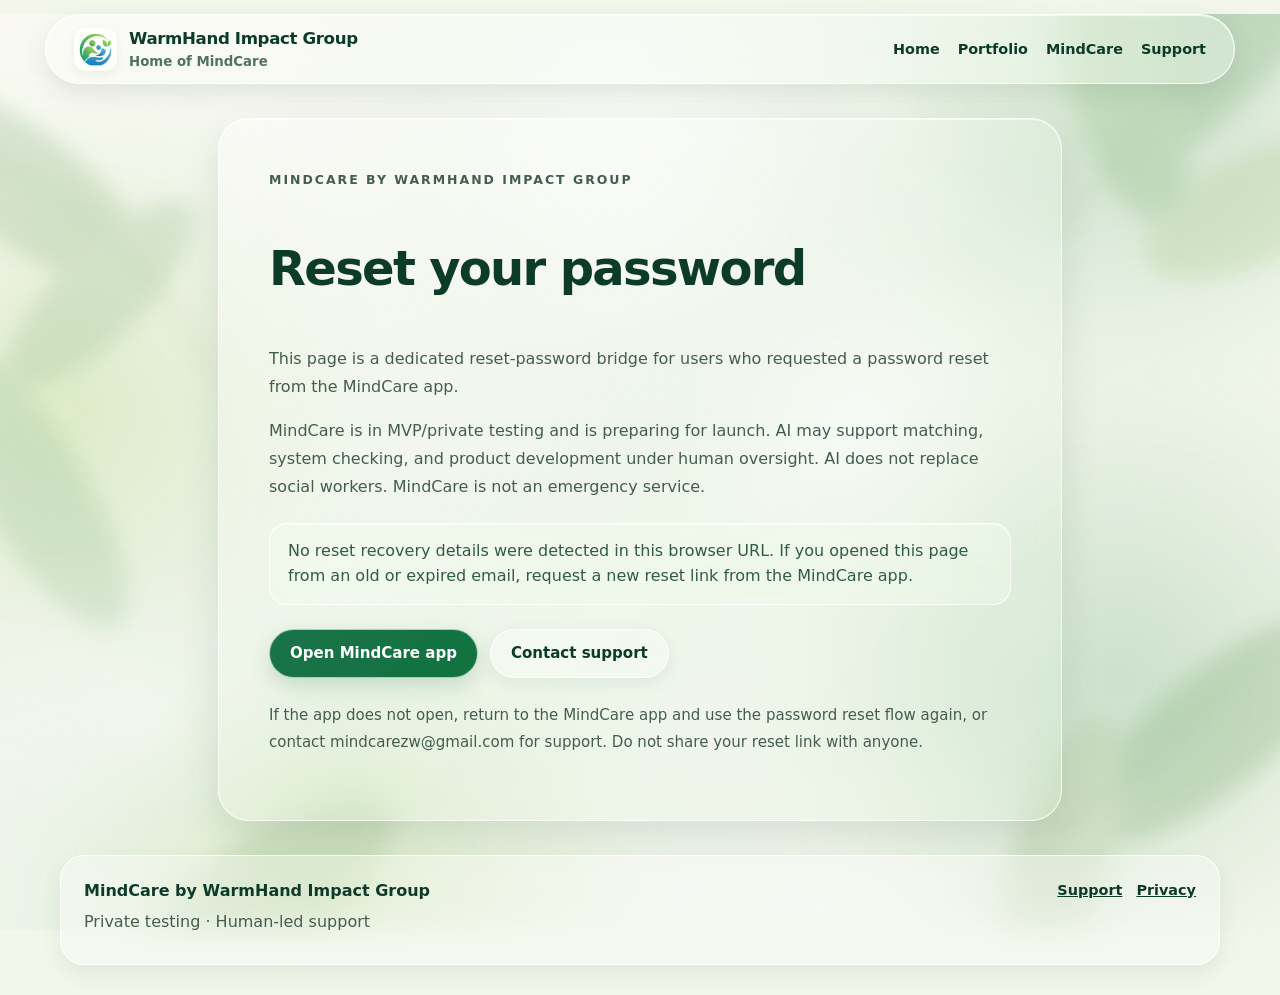
<file: reset-password.html>
﻿<!doctype html>
<html lang="en">
<head>
  <meta charset="utf-8">
  <meta name="viewport" content="width=device-width, initial-scale=1">
  <title>WarmHand Impact Group | MindCare</title>
  <meta name="description" content="Reset password guidance for MindCare by WarmHand Impact Group private testing users.">
  <link rel="stylesheet" href="assets/styles.css">
  <link rel="stylesheet" href="assets/editorial-layout.css">
  <link rel="stylesheet" href="assets/glass-theme.css">
  <meta name="theme-color" content="#063f2f">
  <link rel="stylesheet" href="assets/glass-clarity.css?v=3">
  <link rel="stylesheet" href="assets/ivory-glass.css?v=1">
</head>
<body class="reset-page">
  <header class="site-header">
    <nav class="nav-shell" aria-label="Primary navigation">
      <a class="brand" href="index.html" aria-label="WarmHand Impact Group home">
        <img class="brand-logo" src="assets/images/warmhand-logo-mark.png" alt="WarmHand Impact Group logo">
        <span><strong>WarmHand Impact Group</strong><small>Home of MindCare</small></span>
      </a>
      <div class="nav-links">
        <a href="index.html">Home</a>
        <a href="community-impact.html">Portfolio</a>
        <a href="index.html#mindcare">MindCare</a>
        <a href="support.html">Support</a>
      </div>
      <details class="mobile-nav">
        <summary aria-label="Open navigation menu">Menu ☰</summary>
        <div class="mobile-nav-links">
          <a href="index.html">Home</a>
          <a href="community-impact.html">Portfolio</a>
          <a href="index.html#mindcare">MindCare</a>
          <a href="support.html">Support</a>
          <a href="privacy.html">Privacy</a>
        </div>
      </details>
    </nav>
  </header>
  <main class="page-shell">
    <section class="hero-card">
      <p class="eyebrow">MindCare by WarmHand Impact Group</p>
      <h1>Reset your password</h1>
      <p>
        This page is a dedicated reset-password bridge for users who requested a password reset from the MindCare app.
      </p>
      <p>
        MindCare is in MVP/private testing and is preparing for launch. AI may support matching, system checking,
        and product development under human oversight. AI does not replace social workers. MindCare is not an emergency service.
      </p>
      <div id="reset-status" class="notice">
        Checking the reset link details in this browser...
      </div>
      <div class="action-row">
        <a id="open-app-link" class="button" href="mindcare://reset-password">Open MindCare app</a>
        <a class="button secondary" href="support.html">Contact support</a>
      </div>
      <p class="small-text">
        If the app does not open, return to the MindCare app and use the password reset flow again, or contact
        mindcarezw@gmail.com for support. Do not share your reset link with anyone.
      </p>
    </section>
  </main>

  <footer class="site-footer"><div><strong>MindCare by WarmHand Impact Group</strong><p>Private testing · Human-led support</p></div><nav aria-label="Support links"><a href="support.html">Support</a><a href="privacy.html">Privacy</a></nav></footer>
  <script>
    (function () {
      var status = document.getElementById('reset-status');
      var openApp = document.getElementById('open-app-link');
      var hash = window.location.hash || '';
      var query = window.location.search || '';
      var combined = hash + query;
      var hasRecoverySignal = /access_token|refresh_token|type=recovery|code=|token_hash|error=/.test(combined);

      if (hasRecoverySignal) {
        status.textContent = 'This reset link contains password recovery details. Open the MindCare app to continue changing your password.';
        openApp.href = 'mindcare://reset-password' + query + hash;
      } else {
        status.textContent = 'No reset recovery details were detected in this browser URL. If you opened this page from an old or expired email, request a new reset link from the MindCare app.';
      }
    })();
  </script>
</body>
</html>
</file>
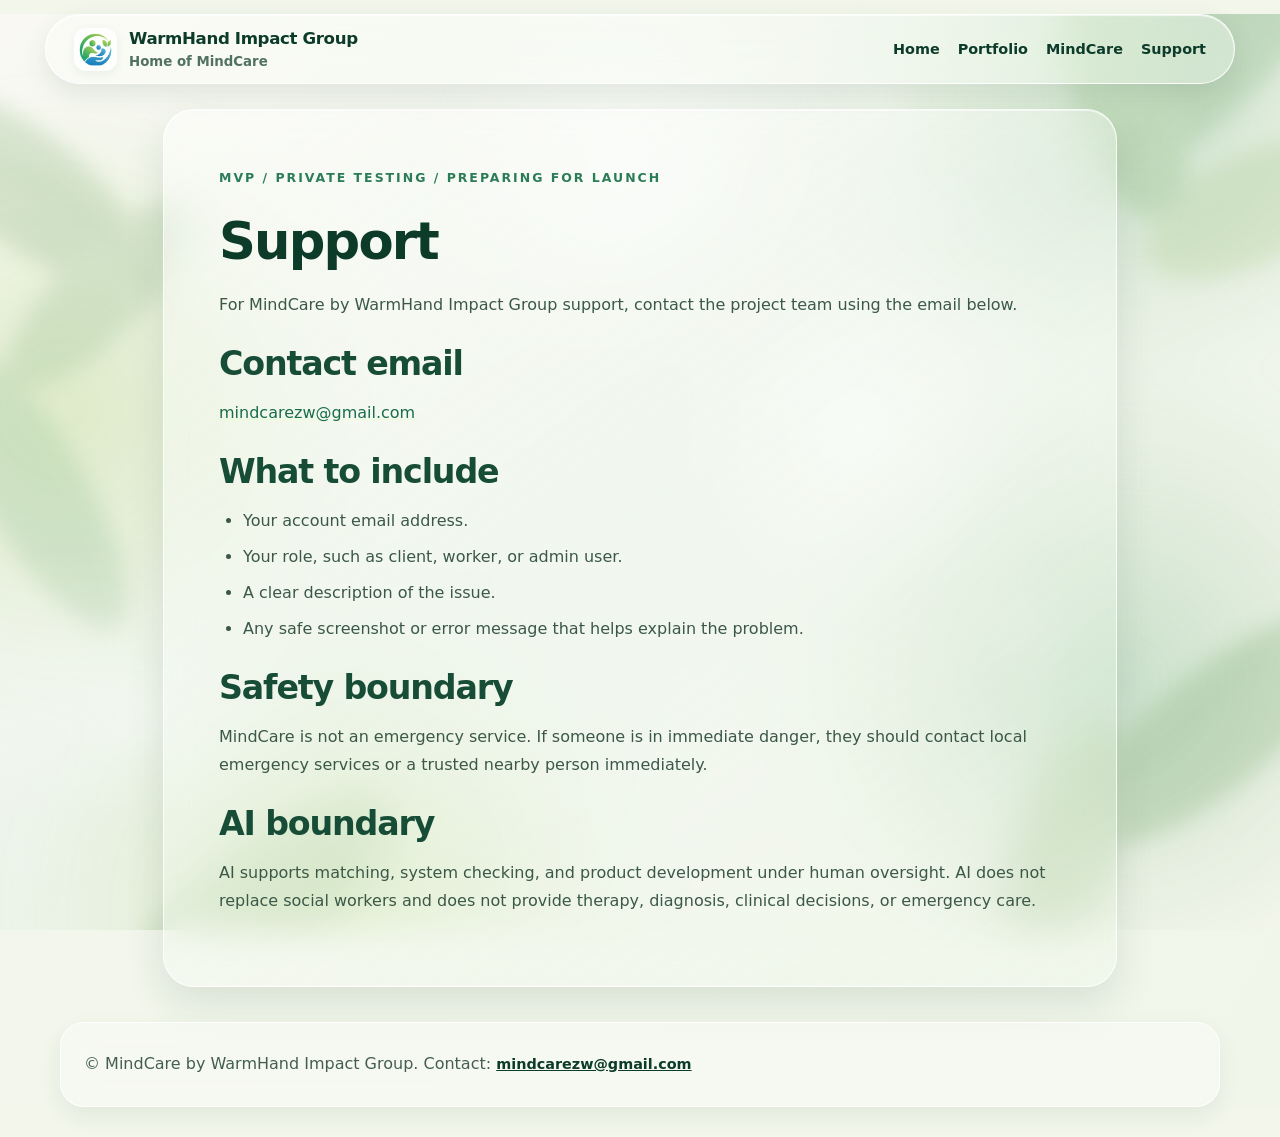
<file: support.html>
﻿<!doctype html>
<html lang="en">
<head>
  <meta charset="utf-8">
  <meta name="viewport" content="width=device-width, initial-scale=1">
  <title>WarmHand Impact Group | MindCare</title>
  <meta name="description" content="Support contact information for MindCare by WarmHand Impact Group.">
  <link rel="stylesheet" href="assets/styles.css">
  <link rel="stylesheet" href="assets/editorial-layout.css">
  <link rel="stylesheet" href="assets/glass-theme.css">
  <meta name="theme-color" content="#063f2f">
  <link rel="stylesheet" href="assets/glass-clarity.css?v=3">
  <link rel="stylesheet" href="assets/ivory-glass.css?v=1">
</head>
<body class="info-page">
  <header class="site-header">
    <nav class="nav-shell" aria-label="Primary navigation">
      <a class="brand" href="index.html" aria-label="WarmHand Impact Group home">
        <img class="brand-logo" src="assets/images/warmhand-logo-mark.png" alt="WarmHand Impact Group logo">
        <span><strong>WarmHand Impact Group</strong><small>Home of MindCare</small></span>
      </a>
      <div class="nav-links">
        <a href="index.html">Home</a>
        <a href="community-impact.html">Portfolio</a>
        <a href="index.html#mindcare">MindCare</a>
        <a href="support.html">Support</a>
      </div>
      <details class="mobile-nav">
        <summary aria-label="Open navigation menu">Menu ☰</summary>
        <div class="mobile-nav-links">
          <a href="index.html">Home</a>
          <a href="community-impact.html">Portfolio</a>
          <a href="index.html#mindcare">MindCare</a>
          <a href="support.html">Support</a>
          <a href="privacy.html">Privacy</a>
        </div>
      </details>
    </nav>
  </header>

  <main class="section content-main">
    <div class="container card content-card">
      <span class="eyebrow">MVP / private testing / preparing for launch</span>
      <h1>Support</h1>
      <p class="lead">For MindCare by WarmHand Impact Group support, contact the project team using the email below.</p>

      <h2>Contact email</h2>
      <p><a href="mailto:mindcarezw@gmail.com">mindcarezw@gmail.com</a></p>

      <h2>What to include</h2>
      <ul class="list-clean">
        <li>Your account email address.</li>
        <li>Your role, such as client, worker, or admin user.</li>
        <li>A clear description of the issue.</li>
        <li>Any safe screenshot or error message that helps explain the problem.</li>
      </ul>

      <h2>Safety boundary</h2>
      <p>MindCare is not an emergency service. If someone is in immediate danger, they should contact local emergency services or a trusted nearby person immediately.</p>

      <h2>AI boundary</h2>
      <p>AI supports matching, system checking, and product development under human oversight. AI does not replace social workers and does not provide therapy, diagnosis, clinical decisions, or emergency care.</p>
    </div>
  </main>

  <footer class="site-footer">
    <div class="container small">
      <p>&copy; MindCare by WarmHand Impact Group. Contact: <a href="mailto:mindcarezw@gmail.com">mindcarezw@gmail.com</a></p>
    </div>
  </footer>
</body>
</html>
</file>
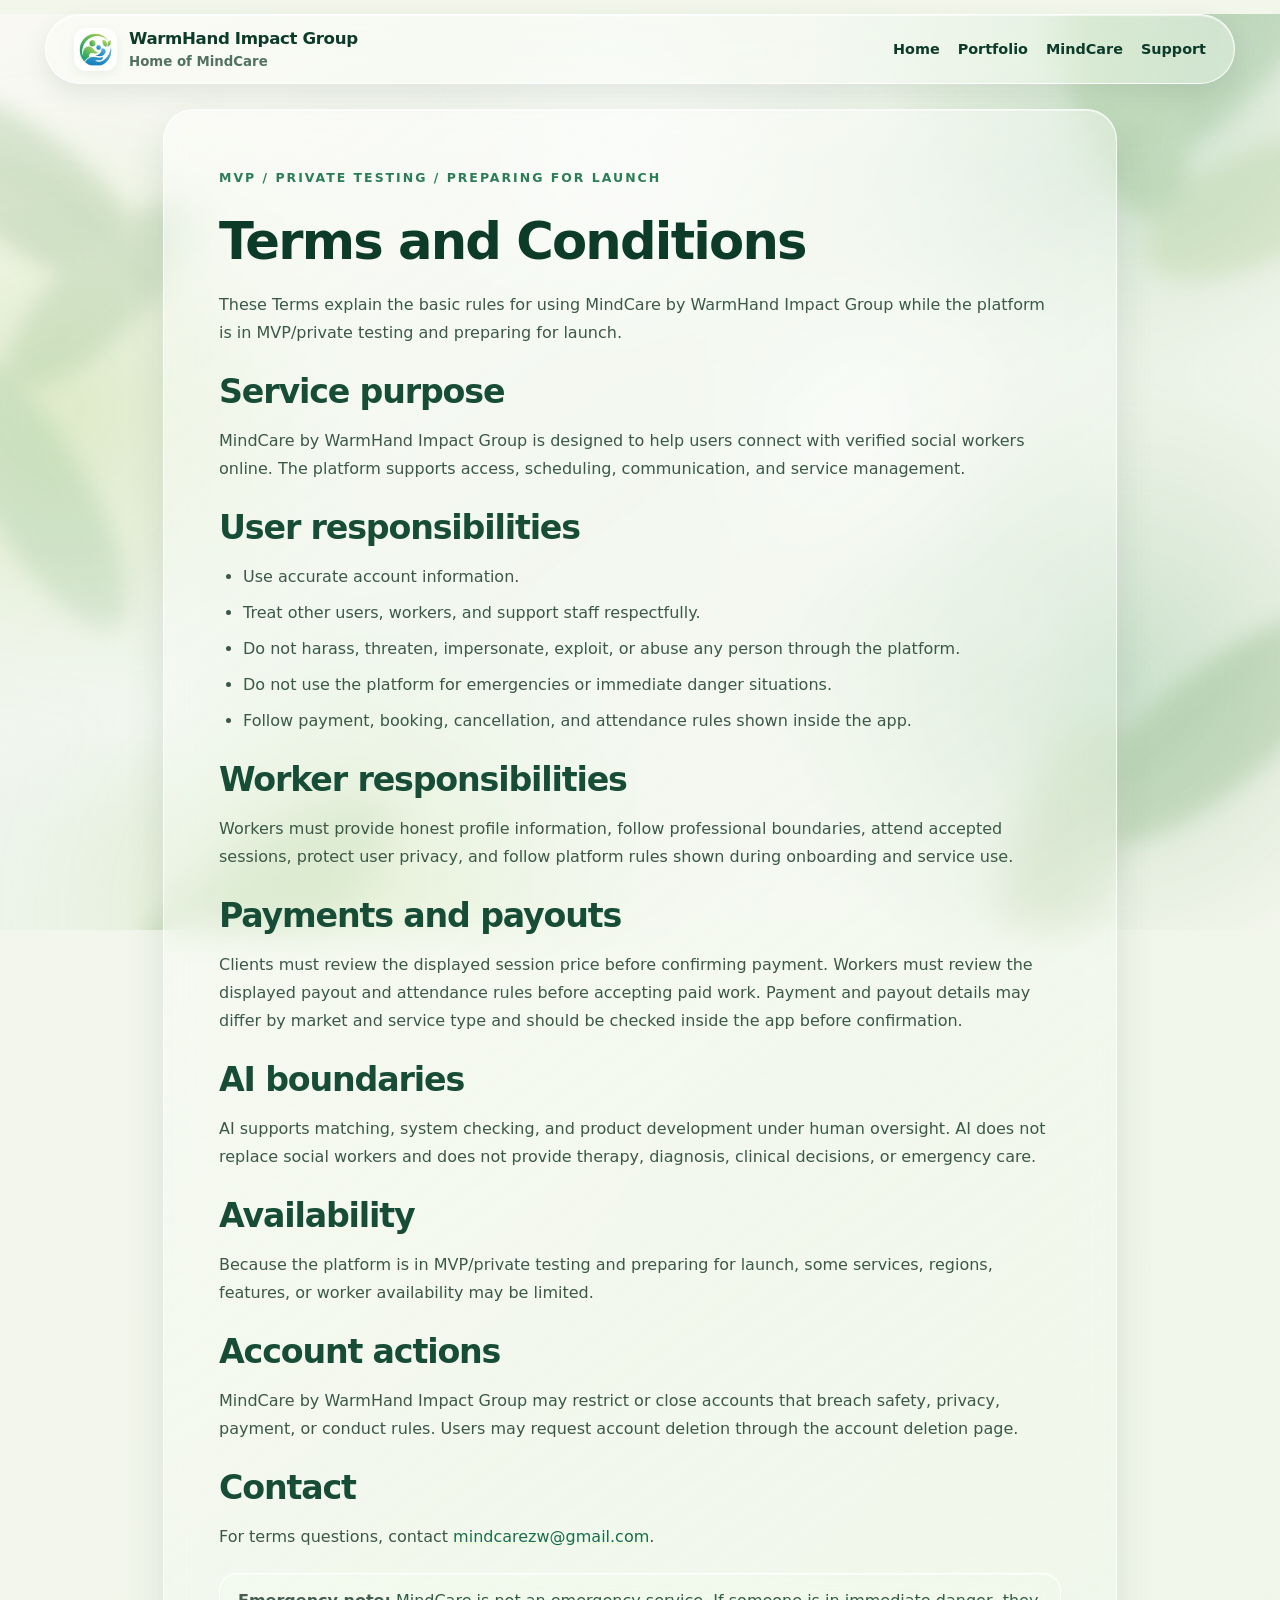
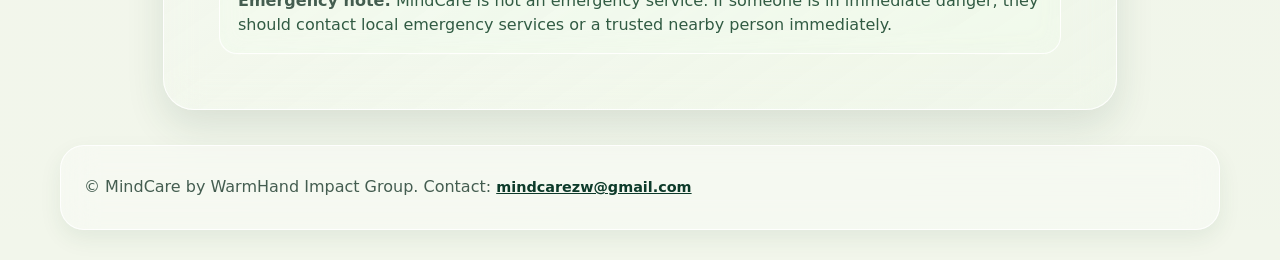
<file: terms.html>
﻿<!doctype html>
<html lang="en">
<head>
  <meta charset="utf-8">
  <meta name="viewport" content="width=device-width, initial-scale=1">
  <title>WarmHand Impact Group | MindCare</title>
  <meta name="description" content="Terms and Conditions for MindCare by WarmHand Impact Group.">
  <link rel="stylesheet" href="assets/styles.css">
  <link rel="stylesheet" href="assets/editorial-layout.css">
  <link rel="stylesheet" href="assets/glass-theme.css">
  <meta name="theme-color" content="#063f2f">
  <link rel="stylesheet" href="assets/glass-clarity.css?v=3">
  <link rel="stylesheet" href="assets/ivory-glass.css?v=1">
</head>
<body class="info-page">
  <header class="site-header">
    <nav class="nav-shell" aria-label="Primary navigation">
      <a class="brand" href="index.html" aria-label="WarmHand Impact Group home">
        <img class="brand-logo" src="assets/images/warmhand-logo-mark.png" alt="WarmHand Impact Group logo">
        <span><strong>WarmHand Impact Group</strong><small>Home of MindCare</small></span>
      </a>
      <div class="nav-links">
        <a href="index.html">Home</a>
        <a href="community-impact.html">Portfolio</a>
        <a href="index.html#mindcare">MindCare</a>
        <a href="support.html">Support</a>
      </div>
      <details class="mobile-nav">
        <summary aria-label="Open navigation menu">Menu ☰</summary>
        <div class="mobile-nav-links">
          <a href="index.html">Home</a>
          <a href="community-impact.html">Portfolio</a>
          <a href="index.html#mindcare">MindCare</a>
          <a href="support.html">Support</a>
          <a href="privacy.html">Privacy</a>
        </div>
      </details>
    </nav>
  </header>

  <main class="section content-main">
    <div class="container card content-card">
      <span class="eyebrow">MVP / private testing / preparing for launch</span>
      <h1>Terms and Conditions</h1>
      <p class="lead">These Terms explain the basic rules for using MindCare by WarmHand Impact Group while the platform is in MVP/private testing and preparing for launch.</p>

      <h2>Service purpose</h2>
      <p>MindCare by WarmHand Impact Group is designed to help users connect with verified social workers online. The platform supports access, scheduling, communication, and service management.</p>

      <h2>User responsibilities</h2>
      <ul class="list-clean">
        <li>Use accurate account information.</li>
        <li>Treat other users, workers, and support staff respectfully.</li>
        <li>Do not harass, threaten, impersonate, exploit, or abuse any person through the platform.</li>
        <li>Do not use the platform for emergencies or immediate danger situations.</li>
        <li>Follow payment, booking, cancellation, and attendance rules shown inside the app.</li>
      </ul>

      <h2>Worker responsibilities</h2>
      <p>Workers must provide honest profile information, follow professional boundaries, attend accepted sessions, protect user privacy, and follow platform rules shown during onboarding and service use.</p>

      <h2>Payments and payouts</h2>
      <p>Clients must review the displayed session price before confirming payment. Workers must review the displayed payout and attendance rules before accepting paid work. Payment and payout details may differ by market and service type and should be checked inside the app before confirmation.</p>

      <h2>AI boundaries</h2>
      <p>AI supports matching, system checking, and product development under human oversight. AI does not replace social workers and does not provide therapy, diagnosis, clinical decisions, or emergency care.</p>

      <h2>Availability</h2>
      <p>Because the platform is in MVP/private testing and preparing for launch, some services, regions, features, or worker availability may be limited.</p>

      <h2>Account actions</h2>
      <p>MindCare by WarmHand Impact Group may restrict or close accounts that breach safety, privacy, payment, or conduct rules. Users may request account deletion through the account deletion page.</p>

      <h2>Contact</h2>
      <p>For terms questions, contact <a href="mailto:mindcarezw@gmail.com">mindcarezw@gmail.com</a>.</p>

      <div class="notice">
        <strong>Emergency note:</strong> MindCare is not an emergency service. If someone is in immediate danger, they should contact local emergency services or a trusted nearby person immediately.
      </div>
    </div>
  </main>

  <footer class="site-footer">
    <div class="container small">
      <p>&copy; MindCare by WarmHand Impact Group. Contact: <a href="mailto:mindcarezw@gmail.com">mindcarezw@gmail.com</a></p>
    </div>
  </footer>
</body>
</html>
</file>
<file: assets/styles.css>
:root{
  --green-950:#063f2b; --green-900:#0b5138; --green-700:#14724e; --green-100:#e9f6ef; --green-50:#f5fbf7;
  --sky:#dff4ff; --sky-deep:#3e9ac4; --cream:#fffdf7; --ink:#163027; --muted:#5d7068; --line:#dbe9e2;
  --shadow:0 24px 70px rgba(11,81,56,.14); --soft-shadow:0 12px 35px rgba(11,81,56,.10); --radius:28px;
}
*{box-sizing:border-box} html{scroll-behavior:smooth} body{margin:0;font-family:Inter,ui-sans-serif,system-ui,-apple-system,BlinkMacSystemFont,"Segoe UI",Arial,sans-serif;color:var(--ink);background:linear-gradient(180deg,var(--cream),var(--green-50));line-height:1.6} img{max-width:100%;display:block} a{color:inherit}.skip-link{position:absolute;left:-999px;top:0;background:#fff;padding:10px 14px;z-index:20}.skip-link:focus{left:12px}.site-header{position:sticky;top:0;z-index:10;background:rgba(255,253,247,.84);backdrop-filter:blur(18px);border-bottom:1px solid rgba(219,233,226,.75)}.nav-shell{max-width:1180px;margin:auto;padding:16px 22px;display:flex;align-items:center;justify-content:space-between;gap:18px}.brand{display:flex;align-items:center;gap:12px;text-decoration:none}.brand-mark{width:48px;height:48px;border-radius:16px;background:linear-gradient(135deg,var(--green-900),var(--green-700));color:white;display:grid;place-items:center;font-weight:900;letter-spacing:-1px;box-shadow:var(--soft-shadow)}.brand strong{display:block;color:var(--green-950);font-size:1rem}.brand small{display:block;color:var(--muted);font-weight:650}.nav-links{display:flex;gap:18px;align-items:center}.nav-links a{text-decoration:none;font-weight:750;color:var(--green-900);font-size:.95rem}.hero-section{max-width:1240px;margin:0 auto;padding:74px 22px 58px;display:grid;grid-template-columns:minmax(0,0.86fr) minmax(320px,1.14fr);gap:36px;align-items:center}.hero-copy h1{font-size:clamp(2.45rem,5.1vw,5.8rem);line-height:.94;margin:16px 0 24px;letter-spacing:-.065em;color:var(--green-950)}.hero-lead{font-size:clamp(1.08rem,2vw,1.42rem);color:#425a51;max-width:650px}.eyebrow{text-transform:uppercase;letter-spacing:.16em;color:var(--green-700);font-size:.78rem;font-weight:900;margin:0 0 10px}.badge-row,.cta-row{display:flex;flex-wrap:wrap;gap:10px;margin-top:22px}.status-badge,.soft-badge{border:1px solid var(--line);background:white;border-radius:999px;padding:10px 14px;font-weight:850;color:var(--green-900);box-shadow:0 8px 24px rgba(11,81,56,.06)}.soft-badge{background:var(--green-100)}.button{display:inline-flex;align-items:center;justify-content:center;border-radius:999px;padding:13px 18px;text-decoration:none;font-weight:900;border:1px solid var(--line);transition:.2s ease}.button.primary{background:var(--green-900);color:white;border-color:var(--green-900)}.button.secondary{background:white;color:var(--green-900)}.button.ghost{background:transparent;color:var(--green-900)}.button:hover{transform:translateY(-2px);box-shadow:var(--soft-shadow)}.hero-visual{border-radius:36px;overflow:hidden;box-shadow:var(--shadow);background:white}.hero-visual img{width:100%;height:100%;object-fit:cover}.section{max-width:1180px;margin:0 auto;padding:76px 22px}.split-section{display:grid;grid-template-columns:1fr 1fr;gap:42px;align-items:center}.split-section.reverse{grid-template-columns:1.05fr .95fr}.section h2{font-size:clamp(2rem,3.2vw,3.75rem);line-height:1.02;letter-spacing:-.045em;color:var(--green-950);margin:0 0 20px}.section p{font-size:1.04rem;color:#41574e}.image-card{border-radius:var(--radius);overflow:hidden;background:#fff;box-shadow:var(--shadow);border:1px solid rgba(219,233,226,.8)}.image-card img{width:100%;height:100%;object-fit:cover}.image-card.tall img{min-height:420px}.section-heading{max-width:820px;margin-bottom:28px}.cards{display:grid;gap:18px}.cards.four{grid-template-columns:repeat(4,1fr)}.info-card{background:rgba(255,255,255,.82);border:1px solid var(--line);border-radius:24px;padding:24px;box-shadow:var(--soft-shadow)}.info-card span{display:inline-grid;place-items:center;width:42px;height:42px;border-radius:14px;background:var(--green-100);color:var(--green-900);font-weight:900;margin-bottom:14px}.info-card h3{margin:0 0 8px;color:var(--green-950);font-size:1.2rem}.info-card p{font-size:.98rem;margin:0}.product-spotlight{display:grid;grid-template-columns:.95fr 1.05fr;gap:42px;align-items:center;background:linear-gradient(135deg,#ffffff,#eef8f3 62%,#e5f7ff);border:1px solid var(--line);border-radius:42px;margin-top:56px;box-shadow:var(--shadow)}.check-list{list-style:none;padding:0;margin:22px 0;display:grid;gap:10px}.check-list li{background:white;border:1px solid var(--line);border-radius:16px;padding:12px 14px;font-weight:800;color:var(--green-900)}.check-list li:before{content:"✓";display:inline-block;margin-right:10px;color:var(--green-700)}.safe-note{font-size:.95rem;background:#fff7e9;border:1px solid #f1dfbd;border-radius:18px;padding:14px;color:#59462b!important}.product-image img{min-height:390px}.steps{display:grid;grid-template-columns:repeat(4,1fr);gap:16px}.steps article{background:white;border:1px solid var(--line);border-radius:24px;padding:24px;box-shadow:var(--soft-shadow)}.steps strong{display:grid;place-items:center;width:44px;height:44px;border-radius:15px;background:var(--green-900);color:white;margin-bottom:14px}.steps h3{margin:0 0 8px;color:var(--green-950)}.steps p{font-size:.96rem;margin:0}.full-bleed-card{background:var(--green-950);color:white;border-radius:42px;display:grid;grid-template-columns:.88fr 1.12fr;gap:30px;align-items:center;box-shadow:var(--shadow);padding:42px;margin-top:36px}.full-bleed-card .eyebrow{color:#b8f1d4}.full-bleed-card h2,.full-bleed-card p{color:white}.full-bleed-card img{border-radius:28px;box-shadow:0 16px 50px rgba(0,0,0,.24)}.founder-note{position:relative;border-radius:42px;overflow:hidden;margin-top:36px;border:1px solid var(--line);box-shadow:var(--shadow);min-height:360px;display:grid;align-items:center}.founder-bg{position:absolute;inset:0;background:url('images/founder-mission-abstract.png') center/cover no-repeat;opacity:.9}.founder-content{position:relative;max-width:820px;padding:48px}.founder-content blockquote{font-size:clamp(1.45rem,2.8vw,2.55rem);line-height:1.15;letter-spacing:-.035em;color:var(--green-950);margin:0 0 24px;font-weight:900}.founder-name{font-weight:900;color:var(--green-950)!important;margin:0}.founder-role{margin:0;color:var(--muted)!important}.partnership-section{display:grid;grid-template-columns:.9fr 1.1fr;gap:32px;align-items:center}.partner-cards{display:grid;grid-template-columns:1fr 1fr;gap:14px}.partner-cards span{background:white;border:1px solid var(--line);border-radius:20px;padding:18px;font-weight:850;color:var(--green-900);box-shadow:var(--soft-shadow)}.site-footer{max-width:1180px;margin:50px auto 24px;padding:28px 22px;border-top:1px solid var(--line);display:flex;justify-content:space-between;gap:22px;align-items:flex-start}.site-footer strong{color:var(--green-950)}.site-footer p{margin:6px 0;color:var(--muted)}.site-footer nav{display:flex;flex-wrap:wrap;gap:14px}.site-footer a{font-weight:800;color:var(--green-900)}.legal-main{max-width:920px;margin:0 auto;padding:70px 22px}.legal-card{background:white;border:1px solid var(--line);box-shadow:var(--shadow);border-radius:32px;padding:34px}.legal-card h1{color:var(--green-950);font-size:clamp(2rem,4vw,3.3rem);line-height:1;margin-top:0}.legal-card h2{color:var(--green-900);margin-top:30px}.legal-card p,.legal-card li{color:#41574e}.legal-pill{display:inline-flex;border:1px solid var(--line);background:var(--green-100);border-radius:999px;padding:8px 12px;font-weight:850;color:var(--green-900);margin-bottom:16px}
@media(max-width:940px){.nav-shell{align-items:flex-start}.nav-links{display:none}.hero-section,.split-section,.split-section.reverse,.product-spotlight,.full-bleed-card,.partnership-section{grid-template-columns:1fr}.hero-section{padding-top:44px}.cards.four,.steps{grid-template-columns:1fr 1fr}.product-spotlight,.full-bleed-card{border-radius:30px;margin-left:14px;margin-right:14px}.site-footer{flex-direction:column}.founder-content{padding:34px}}
@media(max-width:620px){.hero-copy h1{font-size:2.7rem}.cards.four,.steps,.partner-cards{grid-template-columns:1fr}.section{padding:54px 18px}.hero-section{padding-left:18px;padding-right:18px}.full-bleed-card{padding:24px}.brand small{display:none}.hero-visual,.image-card{border-radius:24px}}

/* StageWEB_18_R8 typography and logo fix */
html {
  -webkit-font-smoothing: antialiased;
  -moz-osx-font-smoothing: grayscale;
  text-rendering: optimizeLegibility;
}

body {
  font-family: Inter, ui-sans-serif, system-ui, -apple-system, BlinkMacSystemFont, "Segoe UI", Arial, sans-serif;
  letter-spacing: -0.01em;
}

.brand-logo {
  width: 44px;
  height: 44px;
  border-radius: 16px;
  object-fit: contain;
  display: block;
  background: #ffffff;
  padding: 4px;
  box-shadow: 0 14px 34px rgba(15, 118, 110, 0.16);
}

@media (max-width: 640px) {
  .brand-logo {
    width: 40px;
    height: 40px;
    border-radius: 14px;
  }
}
</file>
<file: assets/editorial-layout.css>
/* WarmHand editorial card layout — informed by the supplied Jue's screenshot, with original WarmHand branding. */
:root{--cream:#f0f1eb;--line:#d9e5dc;--shadow:0 12px 34px rgba(6,63,43,.055);--soft-shadow:0 7px 20px rgba(6,63,43,.045);--radius:24px}
body{background:#f0f1eb;color:#193c30;line-height:1.55;letter-spacing:0}
.site-header{position:relative;background:#f0f1eb;border-bottom:0;backdrop-filter:none}
.nav-shell{max-width:1160px;padding:24px 22px}
.brand strong{font-size:1.05rem}.brand-logo{box-shadow:none;border-radius:12px}
.hero-section{max-width:1130px;display:block;padding:36px 22px 20px}
.hero-copy{background:#fffdf8;border:1px solid #e2e9e1;border-radius:28px;padding:clamp(24px,4vw,48px);box-shadow:none}
.hero-copy h1{max-width:760px;font-size:clamp(2.05rem,4vw,3.7rem);line-height:1.09;letter-spacing:-.045em;margin:18px 0}
.hero-lead{font-size:clamp(1rem,1.6vw,1.2rem);line-height:1.65;color:#5a6c63;max-width:680px}
.eyebrow{font-size:.78rem;letter-spacing:.17em;font-weight:800;color:#31795c}
.brand-product-line{margin:14px 0 0;font-size:.98rem}
.badge-row{gap:8px;margin-top:20px}.status-badge,.soft-badge{font-size:.84rem;font-weight:700;padding:8px 12px;box-shadow:none}
.cta-row{gap:10px;margin-top:24px}.button{border-radius:13px;padding:11px 16px;font-size:.94rem;font-weight:750;box-shadow:none}
.hero-visual{max-width:1130px;margin:18px auto 0;border-radius:25px;max-height:360px;box-shadow:none}
.hero-visual img{width:100%;max-height:360px;object-fit:cover}
.section{max-width:1130px;padding:24px 22px}
.section h2{font-size:clamp(1.55rem,2.5vw,2.45rem);line-height:1.18;letter-spacing:-.035em;margin:0 0 14px}
.section p{font-size:1rem;line-height:1.7}
.split-section,.split-section.reverse,.partnership-section{background:#fffdf8;border:1px solid #e2e9e1;border-radius:28px;padding:clamp(22px,3vw,36px);gap:28px;margin-top:18px;margin-bottom:18px}
.image-card,.info-card,.steps article,.partner-cards span{border:1px solid #e0e8e0;border-radius:22px;box-shadow:none;background:#fffdfb}
.image-card.tall img,.product-image img{min-height:0}
.card-grid-section,.timeline-section{background:#f7f9f4;border-radius:28px;margin-top:18px;margin-bottom:18px;padding:clamp(22px,3vw,36px)}
.cards,.steps{gap:12px}.info-card,.steps article{padding:20px}
.info-card h3,.steps h3{font-size:1.05rem}.info-card p,.steps p{font-size:.93rem}
.product-spotlight{background:#fffdf8;border:1px solid #e2e9e1;border-radius:28px;margin-top:18px;margin-bottom:18px;box-shadow:none;padding:clamp(22px,3vw,36px);gap:28px}
.full-bleed-card{border-radius:28px;box-shadow:none;margin-top:18px;margin-bottom:18px;padding:30px}
.founder-note{min-height:0;border-radius:28px;box-shadow:none;margin-top:18px;margin-bottom:18px}
.founder-content{padding:36px}.founder-content blockquote{font-size:clamp(1.3rem,2.2vw,2rem);line-height:1.3}
.site-footer{margin-top:30px}.site-footer a{font-size:.9rem}
.mobile-nav{display:none}
@media(max-width:940px){.mobile-nav{display:block;position:relative;margin-left:auto}.mobile-nav summary{cursor:pointer;list-style:none;border:1px solid #d8e5db;border-radius:12px;padding:9px 13px;background:#fffdf8;color:var(--green-900);font-weight:750}.mobile-nav summary::-webkit-details-marker{display:none}.mobile-nav[open] .mobile-nav-links{display:flex;position:absolute;right:0;top:calc(100% + 8px);flex-direction:column;min-width:190px;background:#fffdf8;border:1px solid #d8e5db;border-radius:16px;padding:10px;box-shadow:var(--soft-shadow);z-index:50}.mobile-nav-links a{padding:10px;color:var(--green-900);font-weight:700;text-decoration:none}.nav-shell{align-items:center}.hero-section{padding-top:16px}.split-section,.split-section.reverse,.product-spotlight,.full-bleed-card,.partnership-section{grid-template-columns:1fr}}
@media(max-width:620px){.nav-shell{padding:16px 18px}.hero-section{padding:10px 14px 14px}.hero-copy{padding:24px 20px;border-radius:24px}.hero-copy h1{font-size:clamp(2rem,8vw,2.6rem);line-height:1.12}.hero-lead{font-size:1rem}.hero-visual{margin:12px 14px 0}.hero-visual img{max-height:230px}.section{padding:20px 14px}.split-section,.split-section.reverse,.partnership-section,.product-spotlight,.card-grid-section,.timeline-section{padding:22px 20px;margin-top:10px;margin-bottom:10px}.section h2{font-size:1.7rem}.section p{font-size:.97rem}.cards.four,.steps,.partner-cards{grid-template-columns:1fr}.info-card,.steps article{padding:18px}.cta-row{gap:8px}.button{padding:11px 13px;font-size:.9rem}.founder-content{padding:24px}.full-bleed-card{margin-left:14px;margin-right:14px;padding:22px}}
/* Community Impact page: same contained-panel language */
.portfolio-wrap{max-width:1130px!important;padding:0 14px!important}
.portfolio-hero{background:#fffdf8;border:1px solid #e2e9e1;border-radius:26px;padding:clamp(24px,4vw,44px)!important;margin:14px 0 18px}
.portfolio-hero h1{font-size:clamp(2rem,4vw,3.4rem)!important;line-height:1.12!important;letter-spacing:-.045em!important}
.portfolio-wrap .section{padding:24px!important;margin:12px 0!important;background:#fffdf8;border:1px solid #e2e9e1;border-radius:26px}
.portfolio-wrap .section h2{font-size:clamp(1.55rem,2.5vw,2.4rem)!important;line-height:1.2}
.portfolio-panel{border-radius:18px!important;box-shadow:none!important;padding:18px!important}
.portfolio-grid{gap:12px!important;margin:16px 0!important}
.portfolio-note{font-size:.9rem}.portfolio-dashboard{display:grid;grid-template-columns:repeat(3,minmax(0,1fr));gap:10px;margin:14px 0}.portfolio-dashboard .portfolio-panel{padding:12px!important}.portfolio-dashboard strong{display:block;color:var(--green-950);font-size:1.3rem}.portfolio-dashboard small{font-size:.8rem;color:var(--muted)}
@media(max-width:620px){.portfolio-wrap .section{padding:20px!important}.portfolio-hero{margin-top:8px}.portfolio-hero h1{font-size:2.15rem!important}}
</file>
<file: assets/glass-effects.css>
/* Subtle WarmHand glass surfaces, with readable solid fallbacks. */
:root{--glass-stroke:rgba(255,255,255,.78);--glass-shadow:0 16px 38px rgba(13,66,47,.10)}
body{background:radial-gradient(ellipse 60% 32% at 90% 4%,rgba(126,202,173,.25),transparent 75%),radial-gradient(ellipse 55% 30% at 5% 38%,rgba(181,215,198,.24),transparent 80%),#f0f1eb}
.site-header{background:rgba(246,249,244,.94);border-bottom:1px solid rgba(255,255,255,.8)}
.hero-copy{background:rgba(255,255,255,.90);border:1px solid var(--glass-stroke);box-shadow:var(--glass-shadow);position:relative;overflow:hidden}
.hero-copy::before{content:"";position:absolute;inset:0 0 auto auto;width:180px;height:180px;transform:translate(35%,-45%);background:radial-gradient(circle,rgba(123,209,173,.23),transparent 72%);pointer-events:none}
.hero-copy>*{position:relative}
.hero-visual{position:relative;overflow:hidden;border:1px solid rgba(255,255,255,.85)}
.hero-visual::after{content:"";position:absolute;left:16px;bottom:16px;width:90px;height:28px;border-radius:15px;background:rgba(255,255,255,.5);border:1px solid rgba(255,255,255,.7);box-shadow:0 6px 16px rgba(0,0,0,.07);pointer-events:none}
.info-card,.steps article,.product-spotlight{background:rgba(255,255,255,.91);border:1px solid rgba(255,255,255,.82);box-shadow:0 8px 26px rgba(13,66,47,.06)}
.mobile-nav[open] .mobile-nav-links{background:rgba(255,255,255,.96);border-color:rgba(255,255,255,.85)}
@supports ((-webkit-backdrop-filter:blur(14px)) or (backdrop-filter:blur(14px))){.site-header{-webkit-backdrop-filter:blur(16px);backdrop-filter:blur(16px)}.hero-copy{-webkit-backdrop-filter:blur(20px);backdrop-filter:blur(20px);background:rgba(255,255,255,.76)}.hero-visual::after{-webkit-backdrop-filter:blur(12px);backdrop-filter:blur(12px)}.info-card,.steps article,.product-spotlight{-webkit-backdrop-filter:blur(12px);backdrop-filter:blur(12px);background:rgba(255,255,255,.82)}.mobile-nav[open] .mobile-nav-links{-webkit-backdrop-filter:blur(18px);backdrop-filter:blur(18px);background:rgba(255,255,255,.86)}}
@media(prefers-reduced-transparency:reduce){.site-header,.hero-copy,.info-card,.steps article,.product-spotlight,.mobile-nav[open] .mobile-nav-links{background:#fffdf8;-webkit-backdrop-filter:none;backdrop-filter:none}.hero-visual::after{display:none}}
@media(max-width:620px){.hero-visual::after{left:12px;bottom:12px;width:62px;height:22px}.hero-copy{box-shadow:0 8px 22px rgba(13,66,47,.07)}}
</file>
<file: assets/glass-theme.css>
/* WarmHand Impact Group — Emerald Glass System v2
   Transparent, readable green-tinted surfaces across ALL public pages.
   Design only: this file does not change application or recovery logic. */
:root{
  --glass-ink:#f5fff9;
  --glass-muted:#d7ece0;
  --glass-edge:rgba(221,255,237,.37);
  --glass-fill:rgba(42,121,90,.22);
  --glass-fill-strong:rgba(27,101,77,.34);
  --glass-shadow:0 24px 60px rgba(0,22,17,.24),inset 0 1px 0 rgba(255,255,255,.26);
  --glass-glow:rgba(103,245,163,.36);
}
html{background:#052c23;scroll-behavior:smooth}
body{
  min-height:100vh;
  color:var(--glass-ink);
  background:
    radial-gradient(ellipse 68% 40% at 9% 11%,rgba(55,176,123,.62),transparent 72%),
    radial-gradient(ellipse 45% 28% at 93% 17%,rgba(133,223,159,.42),transparent 78%),
    radial-gradient(ellipse 49% 36% at 78% 52%,rgba(22,139,99,.62),transparent 75%),
    radial-gradient(ellipse 60% 38% at 6% 83%,rgba(43,169,119,.40),transparent 79%),
    linear-gradient(145deg,#0b4a36 0%,#063c2c 45%,#04251d 100%);
  background-attachment:fixed;
  overflow-x:hidden;
}
body::before{
  content:"";
  position:fixed;
  inset:0;
  pointer-events:none;
  z-index:-1;
  background:
    radial-gradient(circle at 80% 22%,rgba(175,255,190,.18) 0 4%,transparent 16%),
    radial-gradient(circle at 13% 54%,rgba(143,235,174,.15) 0 6%,transparent 20%),
    radial-gradient(circle at 90% 86%,rgba(94,207,152,.15) 0 7%,transparent 21%);
  filter:blur(30px);
}
a{color:#ecfff1}
a:hover{color:#c8ffb4}
a:focus-visible,button:focus-visible,summary:focus-visible{outline:3px solid #c5ff8d;outline-offset:4px}
.site-header{
  position:sticky;top:0;z-index:90;
  background:rgba(6,57,43,.42)!important;
  -webkit-backdrop-filter:blur(24px) saturate(145%);
  backdrop-filter:blur(24px) saturate(145%);
  border-bottom:1px solid rgba(228,255,237,.26)!important;
  box-shadow:0 10px 30px rgba(0,28,21,.13);
}
.nav-shell{max-width:1180px;margin:auto;align-items:center;padding:14px 20px;gap:12px}
.brand{min-width:0}.brand strong,.brand small{color:#f5fff9!important}
.brand strong{font-weight:800}.brand small{color:#d4ebdd!important}
.brand-logo{flex-shrink:0;box-shadow:0 2px 16px rgba(0,31,21,.24)!important}
.nav-links a{color:#edfff6!important;font-size:.91rem}
.nav-links a:hover{color:#c7ff97!important}
.mobile-nav summary{
  color:#f4fff8!important;
  background:rgba(145,229,184,.12)!important;
  border:1px solid rgba(230,255,241,.42)!important;
  border-radius:16px!important;
  -webkit-backdrop-filter:blur(14px);backdrop-filter:blur(14px)
}
.mobile-nav[open] .mobile-nav-links{
  background:rgba(9,66,49,.92)!important;
  border:1px solid var(--glass-edge)!important;
  box-shadow:var(--glass-shadow);
  -webkit-backdrop-filter:blur(20px);backdrop-filter:blur(20px)
}
.mobile-nav-links a{color:#f3fff7!important}
.mobile-nav-links a:hover{background:rgba(181,255,204,.14);border-radius:8px}
/* The glass pane is truly translucent, showing the green layers behind it. */
.hero-copy,.split-section,.split-section.reverse,.partnership-section,
.card-grid-section,.timeline-section,.product-spotlight,
.full-bleed-card,.founder-note,.portfolio-hero,.portfolio-wrap .section,
.content-card,.hero-card{
  background:linear-gradient(137deg,rgba(172,241,193,.19),rgba(16,87,66,.24) 58%,rgba(100,205,147,.11))!important;
  border:1px solid var(--glass-edge)!important;
  box-shadow:var(--glass-shadow)!important;
  -webkit-backdrop-filter:blur(23px) saturate(140%);
  backdrop-filter:blur(23px) saturate(140%);
  border-radius:30px!important;
}
.hero-section{max-width:1140px;display:block;margin:0 auto;padding:32px 18px 18px!important;position:relative}
.hero-copy{padding:clamp(28px,5vw,62px)!important;max-width:100%;isolation:isolate;overflow:hidden}
.hero-copy::before{background:radial-gradient(circle,rgba(169,255,190,.19),transparent 70%)!important;width:360px!important;height:360px!important;transform:translate(34%,-37%)!important}
.hero-copy h1{font-size:clamp(2.2rem,5vw,4.6rem)!important;line-height:1.07!important;letter-spacing:-.052em!important;color:#f7fff8!important;max-width:850px;text-wrap:balance}
.hero-lead,.hero-copy p:not(.eyebrow){color:var(--glass-muted)!important}
.hero-lead{font-size:clamp(1.07rem,1.85vw,1.3rem)!important;max-width:710px;line-height:1.65}
.brand-product-line{color:#dbffe8!important}
.eyebrow{color:#c4f5be!important;font-weight:800!important;letter-spacing:.17em}
.hero-visual{margin:20px auto 0!important;border:1px solid rgba(245,255,250,.26)!important;box-shadow:0 20px 54px rgba(0,19,17,.17)!important;max-height:315px!important;overflow:hidden}
.hero-visual img{max-height:315px!important}
.hero-visual::after{display:none!important}
.status-badge,.soft-badge,.legal-pill,.portfolio-summary span{
  background:rgba(153,233,184,.14)!important;
  border:1px solid rgba(226,255,238,.35)!important;
  color:#f3fff6!important;
  box-shadow:inset 0 1px 0 rgba(255,255,255,.13)!important;
  -webkit-backdrop-filter:blur(15px);backdrop-filter:blur(15px)
}
.button,.action-row .button{
  border-radius:16px!important;
  font-weight:780!important;
  transition:transform .18s ease,background .18s ease,box-shadow .18s ease;
  text-decoration:none;
}
.button.primary,.button:not(.secondary):not(.ghost),.action-row .button:not(.secondary){
  background:linear-gradient(140deg,#b8fb97,#65e88f)!important;
  color:#063b2b!important;
  border:1px solid rgba(235,255,214,.82)!important;
  box-shadow:0 10px 27px rgba(56,239,128,.15)!important
}
.button.secondary,.button.ghost,.action-row .button.secondary{
  background:rgba(140,239,184,.12)!important;
  color:#f3fff8!important;
  border:1px solid rgba(236,255,242,.48)!important;
  -webkit-backdrop-filter:blur(15px);backdrop-filter:blur(15px)
}
.button:hover,.action-row .button:hover{transform:translateY(-2px)}
.section h2,.portfolio-wrap .section h2,
.content-card h1,.content-card h2,.hero-card h1{
  color:#f6fff9!important;
  letter-spacing:-.035em;
}
.section p,.section li,.section strong,.section blockquote,
.portfolio-hero>p:not(.eyebrow),.portfolio-panel p,
.content-card p,.content-card li,.hero-card p{
  color:var(--glass-muted)!important
}
.section p a,.portfolio-wrap a:not(.button),.content-card a,.hero-card a:not(.button){
  color:#d7ffc2;text-decoration-color:rgba(225,255,193,.55)
}
.section{scroll-margin-top:95px}
.section h2{font-size:clamp(1.7rem,3.05vw,2.6rem)!important}
.section p{font-size:clamp(.98rem,1.3vw,1.08rem)!important}
.info-card,.steps article,.partner-cards span,.portfolio-panel,.check-list li,.image-card{
  background:linear-gradient(145deg,rgba(174,245,203,.12),rgba(6,70,50,.18))!important;
  border:1px solid rgba(226,255,241,.26)!important;
  color:var(--glass-ink)!important;
  box-shadow:inset 0 1px 0 rgba(255,255,255,.10),0 9px 25px rgba(0,25,18,.08)!important;
  border-radius:22px!important;
  -webkit-backdrop-filter:blur(17px);backdrop-filter:blur(17px)
}
.info-card h3,.steps h3,.portfolio-panel h3,
.partner-cards span,.check-list li{color:#effff4!important}
.info-card p,.steps p,.portfolio-panel p{color:#d8eee3!important}
.info-card span,.steps strong{
  color:#e8ffdc!important;
  background:rgba(123,230,165,.21)!important;
  border:1px solid rgba(213,255,222,.22)
}
.image-card img{border-radius:inherit}
.split-section,.split-section.reverse,.partnership-section,
.card-grid-section,.timeline-section,.product-spotlight{
  margin-top:18px!important;margin-bottom:18px!important;
  padding:clamp(22px,3.5vw,40px)!important
}
.full-bleed-card{background:linear-gradient(130deg,rgba(44,135,96,.38),rgba(7,50,40,.46))!important}
.full-bleed-card h2,.full-bleed-card p{color:#f1fff5!important}
.full-bleed-card .eyebrow{color:#c5fcb9!important}
.founder-note{overflow:hidden}
.founder-bg{opacity:.16!important;filter:grayscale(.7)}
.founder-content{position:relative}.founder-content blockquote,.founder-name{color:#f5fff8!important}
.founder-role{color:#d4ebdf!important}
.product-line,.brand-explainer{color:#d6ffe5!important}
.safe-note,.portfolio-note,.notice{
  background:rgba(202,255,211,.11)!important;
  border:1px solid rgba(239,255,220,.38)!important;
  color:#f0fff0!important;
  border-radius:18px;padding:15px 18px;
  -webkit-backdrop-filter:blur(15px);backdrop-filter:blur(15px)
}
.portfolio-wrap{max-width:1140px!important;margin:0 auto!important}
.portfolio-hero{margin:22px 0 15px!important;padding:clamp(24px,4vw,48px)!important}
.portfolio-hero h1{font-size:clamp(2.1rem,4.3vw,3.8rem)!important;color:#f8fff9!important}
.portfolio-wrap .section{padding:clamp(22px,3vw,36px)!important;margin:15px 0!important}
.portfolio-wrap .section h2{font-size:clamp(1.65rem,2.65vw,2.35rem)!important}
.portfolio-panel{padding:20px!important}
.portfolio-wrap .portfolio-note{color:#edfff2!important}
.portfolio-wrap .section .soft-badge{display:inline-block}
.portfolio-grid{gap:14px!important}
.portfolio-hero .cta-row{margin-top:24px}
.site-footer{
  max-width:1140px!important;
  margin:28px auto 24px!important;
  padding:23px!important;
  border:1px solid rgba(232,255,242,.29)!important;
  border-radius:24px;
  background:rgba(13,75,56,.22)!important;
  -webkit-backdrop-filter:blur(18px);backdrop-filter:blur(18px);
  box-shadow:0 8px 26px rgba(0,19,14,.09)
}
.site-footer strong,.site-footer a{color:#edfff5!important}
.site-footer p{color:#d4eadd!important}
.site-footer nav{row-gap:8px}
.info-page main.content-main{max-width:950px;margin:25px auto 32px;padding:0 18px!important}
.info-page .content-card{padding:clamp(24px,5vw,52px)!important}
.info-page .content-card h1{font-size:clamp(2rem,4vw,3.25rem);line-height:1.08;margin:12px 0 22px}
.info-page .content-card h2{font-size:1.25rem;margin:26px 0 10px}
.info-page .content-card p,.info-page .content-card li{font-size:1rem!important;line-height:1.75!important}
.info-page .content-card .eyebrow{display:inline-block;margin-bottom:14px}
.info-page .content-card ol,.info-page .content-card ul{padding-left:24px}
.info-page .content-card li{margin-bottom:8px}
.info-page .content-card .notice{margin-top:22px}
.reset-page .page-shell{max-width:850px;margin:30px auto;padding:0 18px}
.reset-page .hero-card{padding:clamp(25px,5vw,46px)}
.reset-page .hero-card h1{font-size:clamp(2rem,4vw,3rem)}
.reset-page .hero-card p{line-height:1.75;color:#dcf0e4!important}
.reset-page .action-row{display:flex;gap:12px;flex-wrap:wrap;margin:24px 0}
.reset-page .small-text{font-size:.94rem}
.reset-page #reset-status{margin:22px 0}
@media(max-width:940px){
  .mobile-nav{display:block}
  .nav-shell{align-items:center}
}
@media(max-width:620px){
  body{background-attachment:scroll}
  .nav-shell{padding:12px 16px}
  .brand strong{font-size:.93rem}
  .brand-logo{width:38px;height:38px}
  .hero-section{padding:15px 13px 10px!important}
  .hero-copy{padding:27px 23px!important;border-radius:26px!important}
  .hero-copy h1{font-size:clamp(2.05rem,8.4vw,2.7rem)!important}
  .hero-visual{margin:13px auto 0!important;max-height:210px!important}
  .hero-visual img{max-height:210px!important}
  .section{padding:18px 13px!important}
  .split-section,.split-section.reverse,.partnership-section,
  .card-grid-section,.timeline-section,.product-spotlight{padding:22px 19px!important}
  .section h2{font-size:1.7rem!important}
  .portfolio-hero{padding:26px 22px!important}
  .portfolio-hero h1{font-size:2.08rem!important}
  .portfolio-wrap .section{padding:22px 19px!important}
  .portfolio-panel{padding:18px!important}
  .portfolio-grid{grid-template-columns:1fr!important}
  .site-footer{margin:20px 13px!important}
  .cta-row{gap:9px}
  .button{font-size:.91rem!important;min-height:44px}
}
@media(prefers-reduced-motion:reduce){
  *,*::before,*::after{scroll-behavior:auto!important;transition:none!important}
}
@media(prefers-reduced-transparency:reduce){
  .site-header,.hero-copy,.split-section,.split-section.reverse,.partnership-section,.card-grid-section,.timeline-section,.product-spotlight,.full-bleed-card,.founder-note,.portfolio-hero,.portfolio-wrap .section,.content-card,.hero-card,.info-card,.steps article,.partner-cards span,.portfolio-panel{background:#0a4635!important;-webkit-backdrop-filter:none!important;backdrop-filter:none!important}
}
@supports not ((-webkit-backdrop-filter:blur(1px)) or (backdrop-filter:blur(1px))){
  .site-header,.hero-copy,.split-section,.split-section.reverse,.partnership-section,.card-grid-section,.timeline-section,.product-spotlight,.full-bleed-card,.founder-note,.portfolio-hero,.portfolio-wrap .section,.content-card,.hero-card{background:rgba(5,62,45,.92)!important}
  .info-card,.steps article,.partner-cards span,.portfolio-panel{background:rgba(7,65,46,.93)!important}
}
</file>
<file: assets/glass-clarity.css>
/* WarmHand Clear Emerald Glass — corrective overlay v3.
   Actual see-through liquid glass rather than dark green painted cards.
   Last stylesheet after glass-theme.css, intentionally overrides opaque fills. */
:root{
  --clear-glass:rgba(208,255,226,.09);
  --clear-edge:rgba(229,255,239,.55);
  --clear-light:rgba(226,255,241,.21);
  --clear-shadow:0 20px 48px rgba(0,23,18,.16),inset 0 1px 0 rgba(255,255,255,.28);
}
html{background:#072d24}
body{
  background:
    radial-gradient(ellipse 42% 22% at 66% 7%,rgba(172,255,185,.55),transparent 72%),
    radial-gradient(ellipse 52% 27% at 3% 22%,rgba(35,192,119,.62),transparent 75%),
    radial-gradient(ellipse 50% 27% at 105% 44%,rgba(123,228,166,.52),transparent 74%),
    radial-gradient(ellipse 42% 24% at 17% 61%,rgba(67,195,135,.54),transparent 75%),
    radial-gradient(ellipse 56% 24% at 95% 87%,rgba(106,224,168,.43),transparent 74%),
    linear-gradient(145deg,#0b5740,#0d5f48 38%,#063b2d 70%,#092d26)!important;
  background-attachment:fixed;
}
body::before{
  z-index:0!important;
  filter:none!important;
  opacity:1;
  background:
    radial-gradient(ellipse 220px 310px at 91% 12%,rgba(190,255,182,.22),transparent 70%),
    radial-gradient(ellipse 180px 370px at 5% 38%,rgba(18,109,67,.30),transparent 74%),
    radial-gradient(circle 90px at 78% 59%,rgba(195,255,218,.18),transparent 71%),
    radial-gradient(circle 65px at 19% 73%,rgba(201,255,185,.15),transparent 75%);
}
body > header{position:sticky;z-index:90}
body > main,body > footer{position:relative;z-index:1}
/* Main hero and content: a bright translucent reflection over clearly visible green atmosphere. */
.hero-copy,
.split-section,.split-section.reverse,.partnership-section,
.card-grid-section,.timeline-section,.product-spotlight,
.full-bleed-card,.founder-note,
.portfolio-hero,.portfolio-wrap .section,
.content-card,.hero-card{
  background:linear-gradient(128deg,rgba(231,255,240,.145) 0%,rgba(213,255,232,.055) 47%,rgba(126,239,169,.075) 100%)!important;
  border:1px solid var(--clear-edge)!important;
  box-shadow:var(--clear-shadow)!important;
  -webkit-backdrop-filter:blur(12px) saturate(123%)!important;
  backdrop-filter:blur(12px) saturate(123%)!important;
}
.info-card,.steps article,.partner-cards span,.portfolio-panel,.check-list li{
  background:linear-gradient(142deg,rgba(228,255,235,.12),rgba(201,255,229,.045))!important;
  border:1px solid rgba(231,255,238,.37)!important;
  box-shadow:0 10px 28px rgba(0,20,16,.09),inset 0 1px 0 rgba(255,255,255,.20)!important;
  -webkit-backdrop-filter:blur(9px) saturate(120%)!important;
  backdrop-filter:blur(9px) saturate(120%)!important
}
/* Reflective highlight is a sheen, not opaque filler. */
.hero-copy{position:relative;isolation:isolate}
.hero-copy::before{
  background:radial-gradient(ellipse at 86% 4%,rgba(230,255,229,.17),rgba(170,255,191,.04) 38%,transparent 68%)!important;
  width:360px!important;height:320px!important;pointer-events:none
}
.site-header{
  background:rgba(22,92,68,.20)!important;
  border-bottom:1px solid rgba(238,255,241,.35)!important;
  -webkit-backdrop-filter:blur(15px) saturate(123%)!important;
  backdrop-filter:blur(15px) saturate(123%)!important
}
.mobile-nav summary{
  background:rgba(215,255,232,.09)!important;
  border:1px solid rgba(240,255,245,.47)!important
}
.mobile-nav[open] .mobile-nav-links{
  background:rgba(8,69,49,.50)!important;
  -webkit-backdrop-filter:blur(20px)!important;backdrop-filter:blur(20px)!important
}
.status-badge,.soft-badge,.legal-pill,.portfolio-summary span,.button.secondary,.button.ghost{
  background:rgba(203,255,225,.075)!important;
  border:1px solid rgba(235,255,237,.43)!important;
  -webkit-backdrop-filter:blur(11px)!important;
  backdrop-filter:blur(11px)!important
}
.safe-note,.portfolio-note,.notice{
  background:rgba(203,255,226,.075)!important;
  border:1px solid rgba(238,255,236,.35)!important
}
.site-footer{
  background:rgba(207,255,229,.075)!important;
  border:1px solid rgba(237,255,241,.36)!important;
  -webkit-backdrop-filter:blur(12px)!important;
  backdrop-filter:blur(12px)!important
}
/* A small edge reflection gives glass shape without blocking the image behind it. */
.hero-copy::after,.portfolio-hero::after{
  content:"";position:absolute;top:1px;left:6%;width:49%;height:1px;
  background:linear-gradient(90deg,transparent,rgba(255,255,255,.65),transparent);
  pointer-events:none
}
.portfolio-hero{position:relative}
/* Glass only helps when text remains readable. */
.hero-copy h1,.section h2,.portfolio-hero h1,
.content-card h1,.content-card h2,.hero-card h1,
.info-card h3,.steps h3,.portfolio-panel h3{color:#f8fff8!important}
.hero-lead,.section p,.portfolio-hero p,.portfolio-panel p,
.content-card p,.content-card li,.hero-card p{color:#e5f6e9!important}
@media(max-width:620px){
  body{background-attachment:scroll}
  body::before{position:absolute;min-height:100%;background-size:100% 100%}
  .hero-copy,.portfolio-hero,.content-card,.hero-card{box-shadow:0 13px 35px rgba(0,28,20,.16),inset 0 1px 0 rgba(255,255,255,.28)!important}
}
/* Accessibility overrides must come after the translucent declarations. */
@media(prefers-reduced-transparency:reduce){
  .site-header,.hero-copy,.split-section,.split-section.reverse,.partnership-section,.card-grid-section,.timeline-section,.product-spotlight,.full-bleed-card,.founder-note,.portfolio-hero,.portfolio-wrap .section,.content-card,.hero-card,.info-card,.steps article,.partner-cards span,.portfolio-panel{
    background:#14543e!important;
    -webkit-backdrop-filter:none!important;backdrop-filter:none!important
  }
}
@supports not ((-webkit-backdrop-filter:blur(1px)) or (backdrop-filter:blur(1px))){
  .site-header,.hero-copy,.split-section,.split-section.reverse,.partnership-section,.card-grid-section,.timeline-section,.product-spotlight,.full-bleed-card,.founder-note,.portfolio-hero,.portfolio-wrap .section,.content-card,.hero-card,.info-card,.steps article,.partner-cards span,.portfolio-panel{
    background:rgba(11,72,51,.92)!important
  }
}
</file>
<file: assets/ivory-glass.css>
/* WarmHand IVORY + SAGE GLASS — approved visual direction
 * Frosted white with a faint green tint, dark forest typography,
 * and a soft, visible botanical background.
 * Loaded AFTER all previous themes on every page.
 */
:root{
 --sage-ink:#0d3b2a;
 --sage-muted:#445d50;
 --sage-leaf:#1b7750;
 --sage-outline:rgba(255,255,255,.85);
 --sage-glass:rgba(255,255,255,.32);
 --sage-glass-strong:rgba(255,255,255,.43);
 --sage-shadow:0 16px 38px rgba(35,72,51,.12),inset 0 1px 0 rgba(255,255,255,.60);
}
html{background:#f2f6eb!important;color-scheme:light}
body{
 color:var(--sage-ink)!important;
 background:
 linear-gradient(120deg,rgba(253,253,249,.06),rgba(216,238,218,.04)),
 url("images/botanical-glass-backdrop.svg") center center / cover fixed no-repeat!important;
 background-color:#f2f6eb!important;
 -webkit-font-smoothing:antialiased;
}
body::before{display:none!important}
body::after{content:"";display:block;position:fixed;inset:0;z-index:0;pointer-events:none;background:radial-gradient(ellipse 34% 18% at 83% 8%,rgba(250,255,235,.22),transparent 78%),radial-gradient(ellipse 26% 22% at 8% 77%,rgba(255,255,255,.25),transparent 78%)}
body > main,body > footer{position:relative;z-index:1}
a{color:#16543d!important}
a:hover{color:#0c7446!important}
a:focus-visible,button:focus-visible,summary:focus-visible{outline:3px solid #13774f!important;outline-offset:3px}
.site-header{
 max-width:1190px!important;
 width:calc(100% - 32px)!important;
 margin:14px auto 6px!important;
 border-radius:999px!important;
 top:9px!important;
 position:sticky!important;
 z-index:95!important;
 background:rgba(253,255,251,.34)!important;
 border:1px solid rgba(255,255,255,.92)!important;
 box-shadow:0 9px 24px rgba(31,65,47,.10),inset 0 1px 1px rgba(255,255,255,.70)!important;
 -webkit-backdrop-filter:blur(22px) saturate(115%)!important;
 backdrop-filter:blur(22px) saturate(115%)!important;
}
.nav-shell{padding:11px 19px!important;max-width:1170px;gap:12px}
.brand{min-width:0}
.brand strong{font-size:1.04rem!important;color:var(--sage-ink)!important;letter-spacing:-.022em}
.brand small{color:#527261!important;font-weight:600}
.brand-logo{width:43px;height:43px;box-shadow:0 3px 10px rgba(27,94,58,.07)!important;background:rgba(255,255,255,.72)!important}
.nav-links a{color:var(--sage-ink)!important;font-size:.9rem;font-weight:650!important}
.nav-links a:hover{color:var(--sage-leaf)!important}
.mobile-nav summary{
 background:rgba(255,255,255,.32)!important;
 border:1px solid rgba(255,255,255,.88)!important;
 color:var(--sage-ink)!important;
 border-radius:999px!important;
 box-shadow:inset 0 1px 0 rgba(255,255,255,.7),0 3px 10px rgba(41,73,50,.05)!important;
 -webkit-backdrop-filter:blur(16px)!important;
 backdrop-filter:blur(16px)!important
}
.mobile-nav[open] .mobile-nav-links{
 background:rgba(249,254,248,.85)!important;
 border:1px solid rgba(255,255,255,.95)!important;
 box-shadow:0 15px 30px rgba(28,77,47,.12)!important;
 -webkit-backdrop-filter:blur(22px)!important;
 backdrop-filter:blur(22px)!important;
}
.mobile-nav-links a{color:var(--sage-ink)!important}
.mobile-nav-links a:hover{background:rgba(109,188,121,.15)!important}
.hero-section{
 max-width:1190px!important;
 display:grid!important;
 grid-template-columns:minmax(0,1.04fr) minmax(0,.96fr)!important;
 align-items:stretch!important;
 gap:20px!important;
 padding:26px 14px 15px!important;
}
.hero-copy,.split-section,.split-section.reverse,.partnership-section,
.card-grid-section,.timeline-section,.product-spotlight,
.full-bleed-card,.founder-note,.portfolio-hero,.portfolio-wrap .section,
.content-card,.hero-card{
 background:linear-gradient(142deg,rgba(255,255,255,.40),rgba(247,255,247,.17) 53%,rgba(223,245,223,.18))!important;
 border:1px solid var(--sage-outline)!important;
 color:var(--sage-ink)!important;
 -webkit-backdrop-filter:blur(18px) saturate(109%)!important;
 backdrop-filter:blur(18px) saturate(109%)!important;
 box-shadow:var(--sage-shadow)!important;
 border-radius:31px!important;
}
.hero-copy{
 padding:clamp(27px,3.8vw,52px)!important;
 display:flex;flex-direction:column;justify-content:center;
 isolation:isolate;overflow:hidden;
}
.hero-copy::before{
 background:radial-gradient(circle,rgba(190,233,187,.19),transparent 70%)!important;
 width:280px!important;height:280px!important;
 opacity:.65!important;
}
.hero-copy>*{position:relative;z-index:1}
.hero-copy::after,.portfolio-hero::after{
 content:"";position:absolute;top:1px;left:7%;width:55%;height:1px;
 background:linear-gradient(90deg,transparent,rgba(255,255,255,.95),transparent);
 pointer-events:none
}
.hero-copy h1{
 font-size:clamp(2.18rem,4.1vw,3.9rem)!important;
 line-height:1.08!important;
 letter-spacing:-.051em!important;
 color:var(--sage-ink)!important;
 margin:18px 0 21px!important;
 max-width:670px;
 text-wrap:balance;
}
.hero-lead,.hero-copy p:not(.eyebrow){
 color:var(--sage-muted)!important;
}
.hero-lead{font-size:clamp(1.02rem,1.4vw,1.18rem)!important;line-height:1.67!important;max-width:670px}
.eyebrow,.full-bleed-card .eyebrow{
 font-size:.78rem!important;
 letter-spacing:.16em!important;
 color:#2b7c57!important;
 font-weight:850!important;
}
.brand-product-line,.product-line,.brand-explainer{color:var(--sage-ink)!important}
.hero-visual{
 margin:0!important;max-height:none!important;min-height:420px;
 border-radius:34px!important;
 border:1px solid rgba(255,255,255,.88)!important;
 background:rgba(255,255,255,.24)!important;
 box-shadow:var(--sage-shadow)!important;
 overflow:hidden!important;
}
.hero-visual img{max-height:none!important;height:100%!important;min-height:420px!important;width:100%!important;object-fit:cover}
.hero-visual::after{display:none!important}
.eyebrow, .status-badge,.soft-badge{max-width:100%}
.badge-row{gap:9px!important}
.status-badge,.soft-badge,.legal-pill,.portfolio-summary span{
 color:#19523b!important;
 background:rgba(221,242,220,.37)!important;
 border:1px solid rgba(255,255,255,.83)!important;
 box-shadow:inset 0 1px 0 rgba(255,255,255,.67)!important;
 -webkit-backdrop-filter:blur(14px)!important;
 backdrop-filter:blur(14px)!important;
 font-weight:700!important;
}
.button,.action-row .button{
 border-radius:999px!important;
 padding:12px 20px!important;
 color:var(--sage-ink)!important;
 text-decoration:none!important;
 font-weight:750!important;
 min-height:44px;
 box-shadow:0 5px 18px rgba(23,76,47,.08)!important;
}
.button.primary,.button:not(.secondary):not(.ghost),.action-row .button:not(.secondary){
 background:linear-gradient(135deg,#1a7349,#11723f)!important;
 color:#ffffff!important;
 border:1px solid rgba(255,255,255,.64)!important;
 box-shadow:0 8px 20px rgba(23,102,61,.17)!important;
}
.button.secondary,.button.ghost,.action-row .button.secondary{
 background:rgba(255,255,255,.28)!important;
 color:var(--sage-ink)!important;
 border:1px solid rgba(255,255,255,.84)!important;
 -webkit-backdrop-filter:blur(14px)!important;
 backdrop-filter:blur(14px)!important;
}
.button:hover{transform:translateY(-2px)!important}
.hero-copy .cta-row{gap:9px!important;margin-top:24px!important}
.hero-copy .cta-row .button:nth-child(n+3){font-size:.84rem!important;padding:10px 15px!important}
.section h2,.portfolio-wrap .section h2,.portfolio-hero h1,
.hero-card h1,.content-card h1,.content-card h2,
.info-card h3,.steps h3,.portfolio-panel h3{
 color:var(--sage-ink)!important;
}
.section p,.section li,.section strong,.section blockquote,
.portfolio-hero>p:not(.eyebrow),.portfolio-panel p,
.content-card p,.content-card li,.hero-card p{
 color:var(--sage-muted)!important;
}
.section p a,.portfolio-wrap a:not(.button),.content-card a,.hero-card a:not(.button){color:#186c48!important}
.section{scroll-margin-top:104px}
.section h2{font-size:clamp(1.72rem,2.6vw,2.7rem)!important;line-height:1.14!important}
.section p{font-size:clamp(.97rem,1.3vw,1.07rem)!important;line-height:1.72}
.focus-strip{
 max-width:1160px;
 margin:10px auto 28px;
 display:grid;grid-template-columns:repeat(4,minmax(0,1fr));
 gap:13px;padding:0 16px;
 position:relative;z-index:1;
}
.focus-tile{
 border:1px solid rgba(255,255,255,.88);
 border-radius:25px;
 padding:19px;
 background:linear-gradient(142deg,rgba(255,255,255,.40),rgba(240,251,239,.18));
 -webkit-backdrop-filter:blur(16px);backdrop-filter:blur(16px);
 box-shadow:0 10px 28px rgba(30,75,48,.09),inset 0 1px 0 rgba(255,255,255,.6);
}
.focus-tile .focus-symbol{
 display:inline-grid;place-items:center;width:41px;height:41px;border-radius:50%;
 background:rgba(214,240,215,.48);border:1px solid rgba(255,255,255,.9);
 color:#21724c;margin-bottom:10px;font-size:1.2rem
}
.focus-tile h3{margin:0 0 5px;color:var(--sage-ink);font-size:1.1rem}
.focus-tile p{font-size:.91rem;line-height:1.5;color:var(--sage-muted);margin:0}
.info-card,.steps article,.partner-cards span,.portfolio-panel,.check-list li,.image-card{
 color:var(--sage-ink)!important;
 background:linear-gradient(143deg,rgba(255,255,255,.40),rgba(238,253,240,.17))!important;
 border:1px solid rgba(255,255,255,.84)!important;
 border-radius:24px!important;
 -webkit-backdrop-filter:blur(15px) saturate(110%)!important;
 backdrop-filter:blur(15px) saturate(110%)!important;
 box-shadow:0 8px 25px rgba(41,81,50,.085),inset 0 1px 0 rgba(255,255,255,.57)!important;
}
.info-card h3,.steps h3,.partner-cards span,.portfolio-panel h3,.check-list li{color:var(--sage-ink)!important}
.info-card p,.steps p,.portfolio-panel p{color:var(--sage-muted)!important}
.info-card span,.steps strong{
 background:rgba(206,241,205,.45)!important;
 color:#24744c!important;
 border:1px solid rgba(255,255,255,.85)!important;
}
.split-section,.split-section.reverse,.partnership-section,.card-grid-section,.timeline-section,.product-spotlight{
 max-width:1160px!important;margin:18px auto!important;
 padding:clamp(24px,3.8vw,45px)!important;gap:28px!important
}
.full-bleed-card{
 max-width:1160px!important;margin:18px auto!important;
 background:linear-gradient(135deg,rgba(252,255,249,.42),rgba(221,245,223,.20))!important;
}
.full-bleed-card h2,.full-bleed-card p{color:var(--sage-ink)!important}
.full-bleed-card p{color:var(--sage-muted)!important}
.founder-note{max-width:1160px!important;min-height:0!important;overflow:hidden}
.founder-bg{opacity:.13!important}
.founder-content blockquote,.founder-name{color:var(--sage-ink)!important}
.founder-role{color:var(--sage-muted)!important}
.safe-note,.portfolio-note,.notice{
 background:rgba(240,251,235,.40)!important;
 border:1px solid rgba(255,255,255,.86)!important;
 color:#315b43!important;
 -webkit-backdrop-filter:blur(12px)!important;
 backdrop-filter:blur(12px)!important;
 box-shadow:inset 0 1px 0 rgba(255,255,255,.44)
}
.portfolio-hero,.portfolio-wrap .section{background:linear-gradient(140deg,rgba(255,255,255,.41),rgba(239,252,238,.17))!important}
.portfolio-hero{position:relative!important;padding:clamp(26px,4vw,48px)!important}
.portfolio-hero h1{font-size:clamp(2rem,4vw,3.6rem)!important}
.portfolio-wrap .section{padding:clamp(22px,3vw,36px)!important}
.portfolio-wrap .section h2{font-size:clamp(1.7rem,2.65vw,2.4rem)!important}
.portfolio-panel{padding:21px!important}
.portfolio-wrap .portfolio-note{color:#315b43!important}
.portfolio-hero .cta-row{gap:10px}
.site-footer{
 color:var(--sage-ink)!important;
 max-width:1160px!important;
 margin:30px auto!important;
 background:rgba(255,255,255,.32)!important;
 border:1px solid rgba(255,255,255,.85)!important;
 box-shadow:0 9px 22px rgba(37,83,51,.08)!important;
 -webkit-backdrop-filter:blur(17px)!important;backdrop-filter:blur(17px)!important;
 border-radius:24px!important
}
.site-footer strong,.site-footer a{color:var(--sage-ink)!important}
.site-footer p{color:var(--sage-muted)!important}
.info-page main.content-main{max-width:990px!important;margin:25px auto 35px!important}
.info-page .content-card{
 padding:clamp(25px,5vw,55px)!important;
 background:linear-gradient(145deg,rgba(255,255,255,.48),rgba(237,251,236,.18))!important
}
.info-page .content-card h1{color:var(--sage-ink)!important}
.info-page .content-card h2{color:#174d37!important}
.info-page .content-card p,.info-page .content-card li{color:#3b5847!important}
.reset-page .page-shell{max-width:880px;margin:34px auto}
.reset-page .hero-card{padding:clamp(24px,5vw,50px)!important}
.reset-page .hero-card h1{color:var(--sage-ink)!important}
.reset-page .hero-card p{color:var(--sage-muted)!important}
/* Desktop image / content balance; mobile reference stacks panels. */
@media(max-width:990px){
 .hero-section{grid-template-columns:1fr!important;max-width:790px!important}
 .hero-visual{height:auto!important;min-height:0!important;max-height:330px!important}
 .hero-visual img{height:330px!important;min-height:0!important;max-height:330px!important}
 .focus-strip{max-width:790px;grid-template-columns:repeat(2,minmax(0,1fr))}
}
@media(max-width:620px){
 body{background-attachment:scroll!important}
 .site-header{width:calc(100% - 22px)!important;margin:10px auto 4px!important;top:6px!important}
 .nav-shell{padding:9px 12px!important}
 .brand strong{font-size:.88rem!important;line-height:1.1}
 .brand-logo{width:39px!important;height:39px!important}
 .mobile-nav summary{padding:9px 11px!important;font-size:.88rem}
 .hero-section{padding:15px 10px 6px!important;gap:12px!important}
 .hero-copy{padding:27px 24px!important;border-radius:27px!important}
 .hero-copy h1{font-size:clamp(2rem,8vw,2.65rem)!important;line-height:1.1!important}
 .hero-lead{font-size:.98rem!important;line-height:1.65!important}
 .hero-visual{border-radius:25px!important;max-height:240px!important}
 .hero-visual img{height:240px!important;max-height:240px!important}
 .focus-strip{padding:0 11px!important;margin:10px auto 15px!important;gap:10px}
 .focus-tile{padding:14px;border-radius:20px}
 .focus-tile h3{font-size:1rem}
 .focus-tile p{font-size:.83rem}
 .focus-tile .focus-symbol{width:34px;height:34px}
 .section{padding:16px 12px!important}
 .split-section,.split-section.reverse,.partnership-section,.card-grid-section,.timeline-section,.product-spotlight{padding:23px 20px!important}
 .section h2{font-size:1.68rem!important}
 .section p{font-size:.96rem!important}
 .portfolio-wrap .section{padding:22px 19px!important}
 .portfolio-hero{padding:28px 23px!important}
 .portfolio-hero h1{font-size:2.05rem!important}
 .site-footer{margin:20px 12px!important}
 .hero-copy .cta-row .button{font-size:.86rem!important;padding:11px 15px!important}
 .hero-copy .cta-row .button:nth-child(n+3){font-size:.8rem!important;padding:9px 12px!important}
}
@media(prefers-reduced-transparency:reduce){
 .site-header,.hero-copy,.split-section,.split-section.reverse,.partnership-section,.card-grid-section,.timeline-section,.product-spotlight,.full-bleed-card,.founder-note,.portfolio-hero,.portfolio-wrap .section,.content-card,.hero-card,.info-card,.steps article,.partner-cards span,.portfolio-panel{
  background:#f3f6ee!important;
  -webkit-backdrop-filter:none!important;backdrop-filter:none!important
 }
}
@media(prefers-contrast:more){
 .hero-copy,.portfolio-hero,.portfolio-wrap .section,.content-card,.hero-card{
  background:rgba(253,255,250,.82)!important
 }
}
@supports not ((-webkit-backdrop-filter:blur(1px)) or (backdrop-filter:blur(1px))){
 .site-header,.hero-copy,.split-section,.split-section.reverse,.partnership-section,.card-grid-section,.timeline-section,.product-spotlight,.full-bleed-card,.founder-note,.portfolio-hero,.portfolio-wrap .section,.content-card,.hero-card{
  background:rgba(247,251,243,.89)!important
 }
 .info-card,.steps article,.partner-cards span,.portfolio-panel{background:rgba(249,252,246,.92)!important}
}

/* Specificity fix: older glass-clarity.css sets .portfolio-hero p to near-white.
   The section label must use the forest-green foreground on pale glass. */
body.portfolio-page .portfolio-hero p.eyebrow {
  color: #1c6145 !important;
  opacity: 1 !important;
  text-shadow: none !important;
}
</file>
